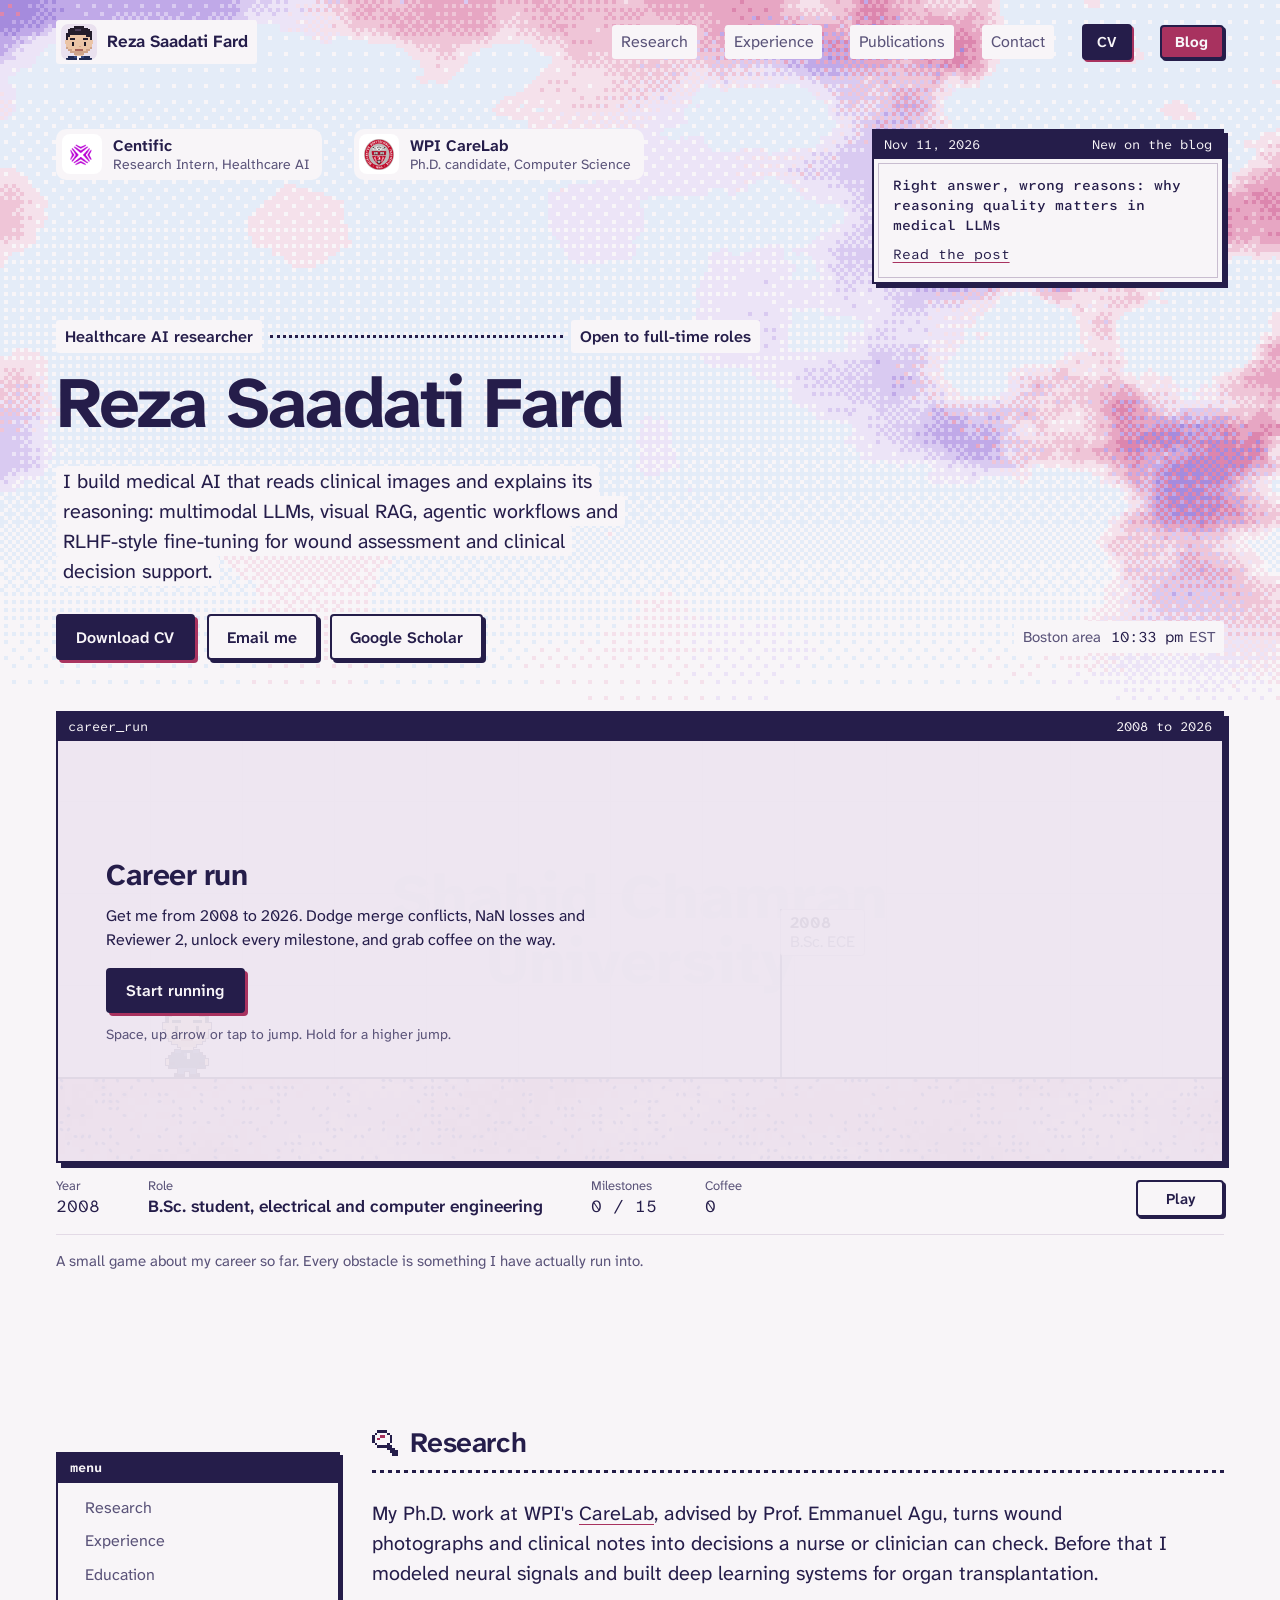
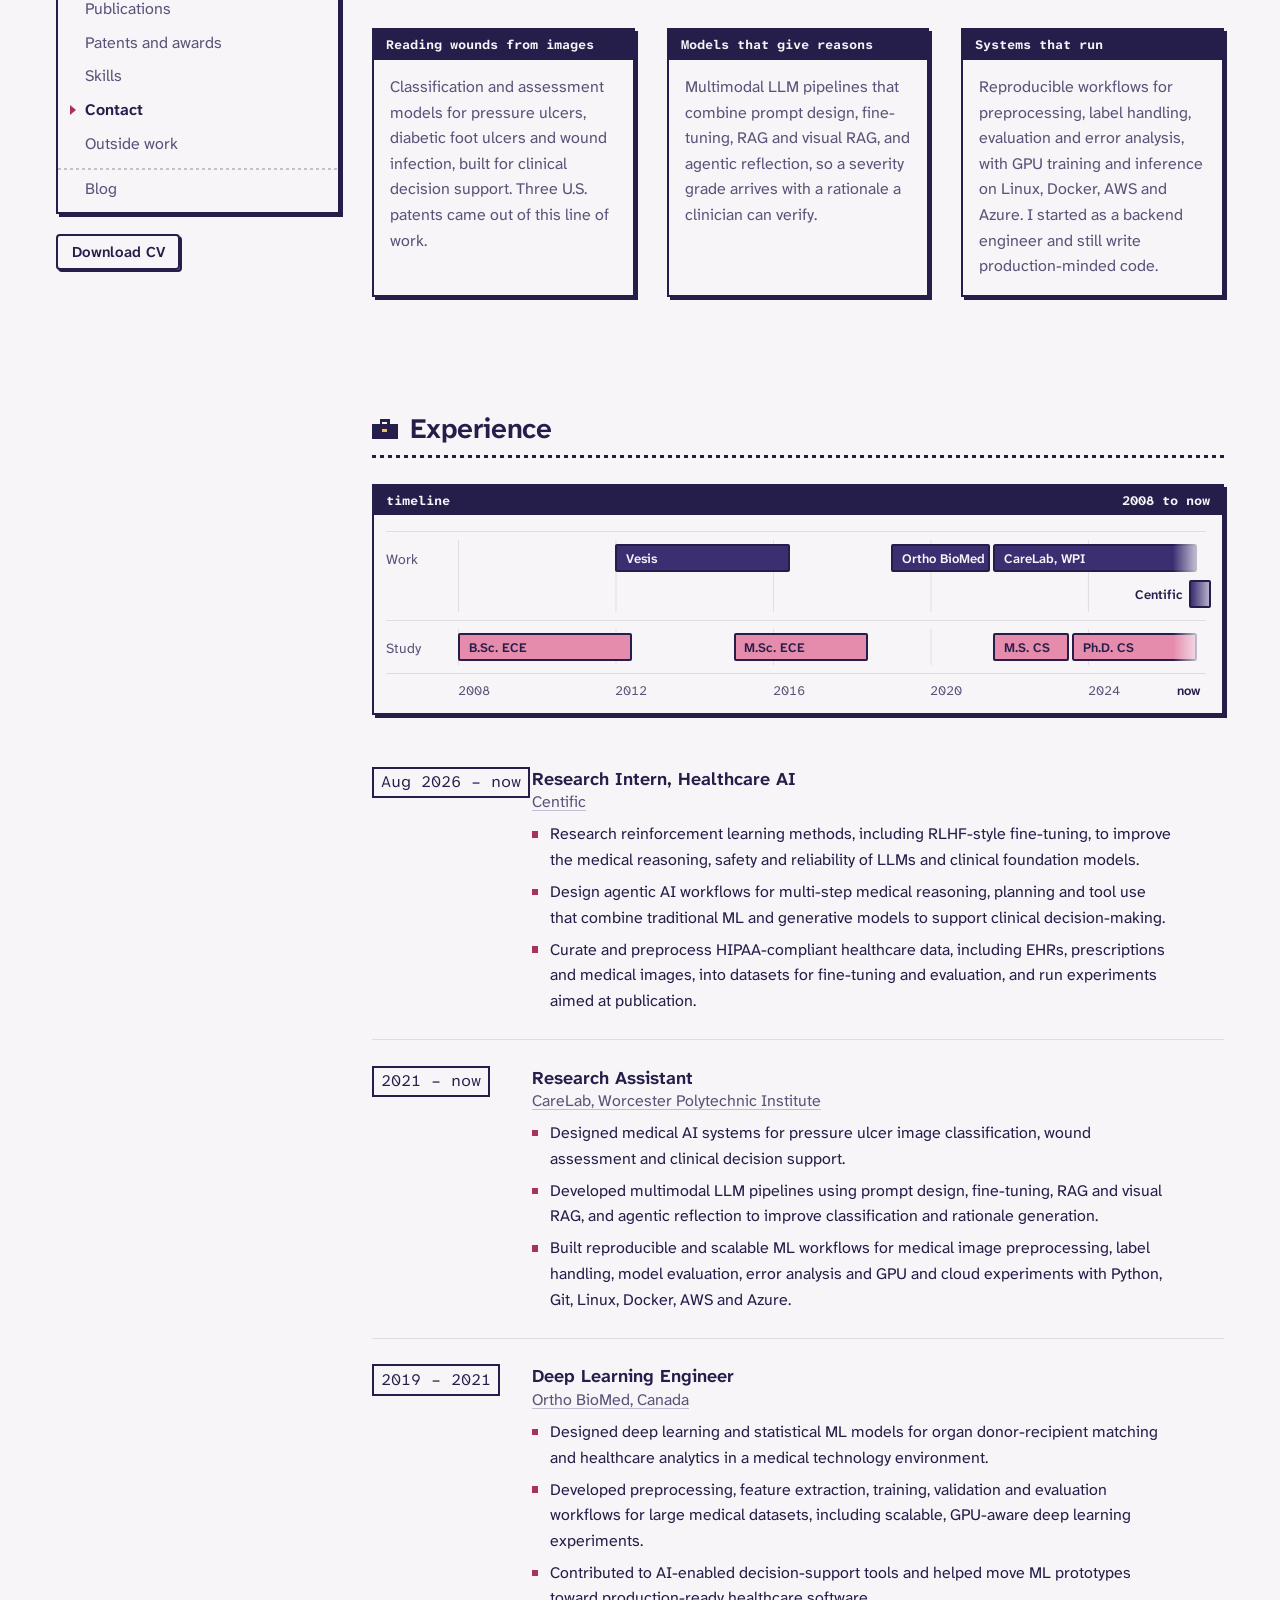
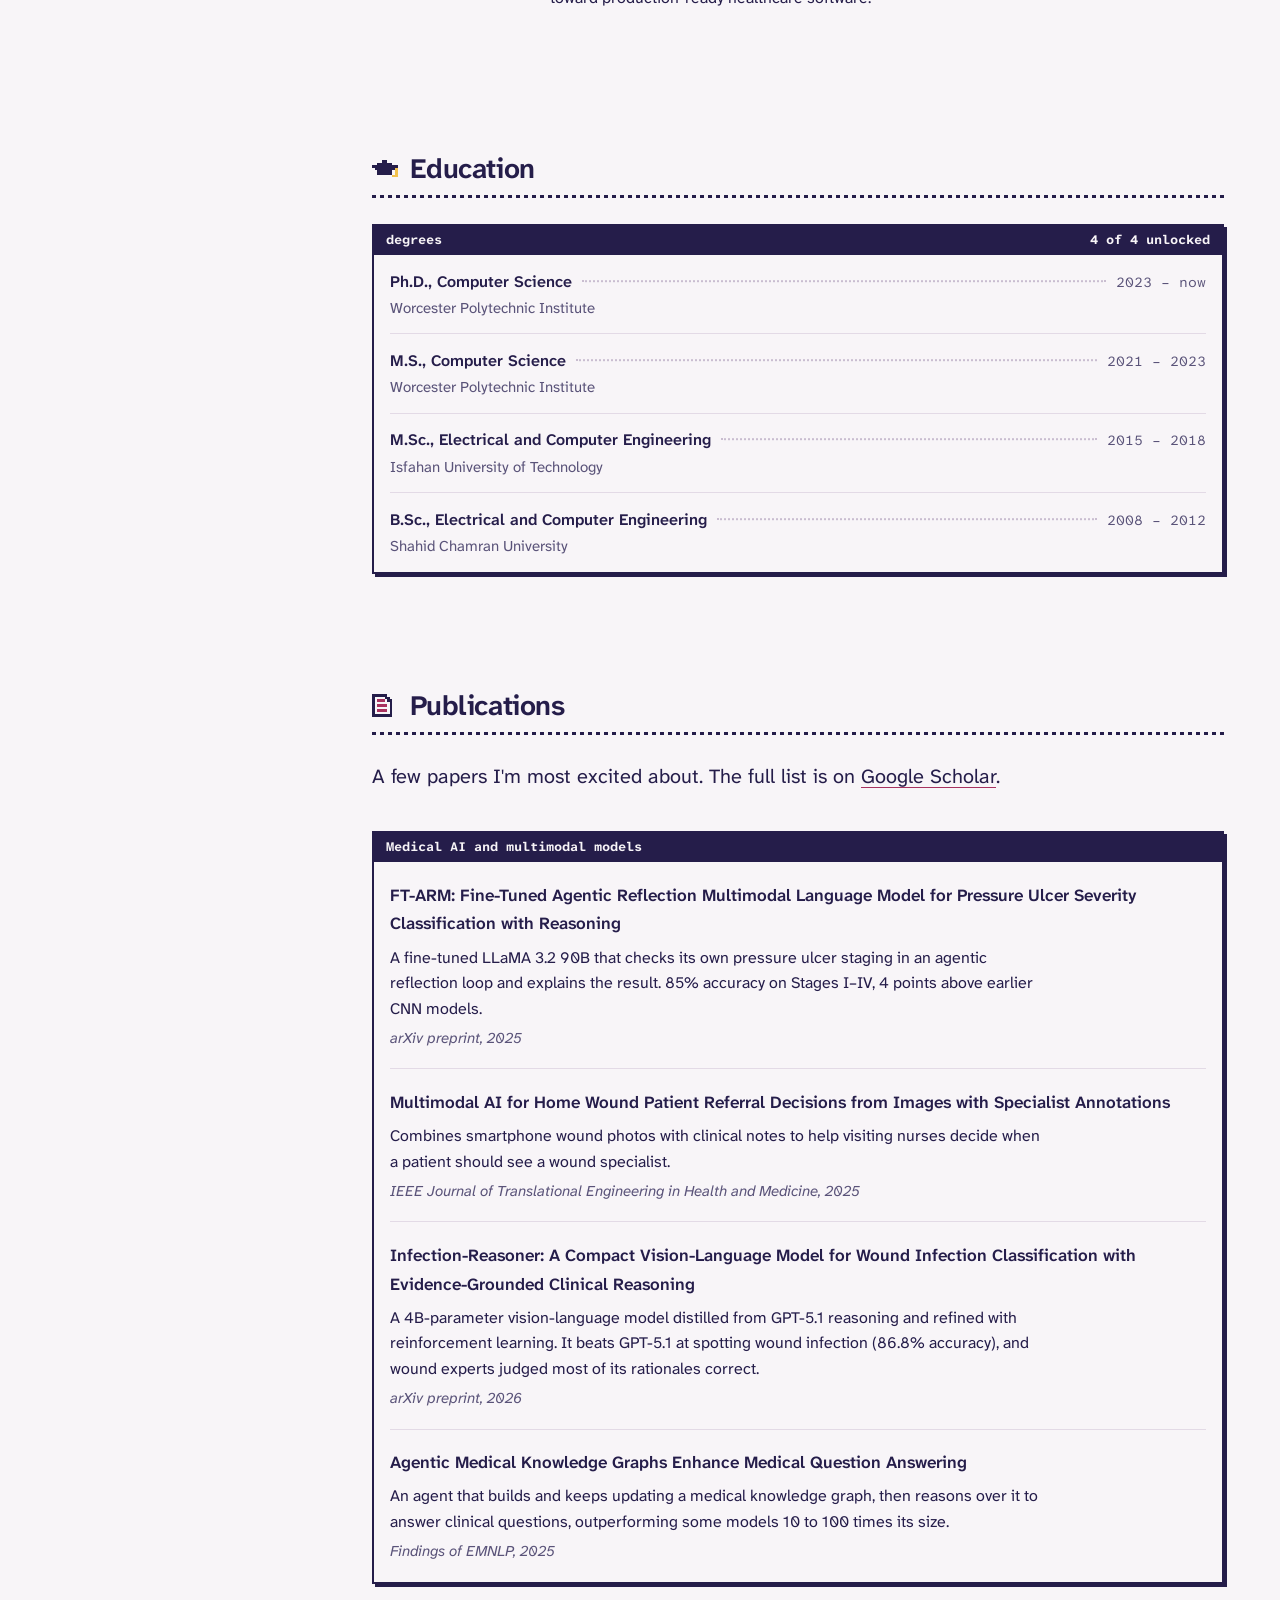
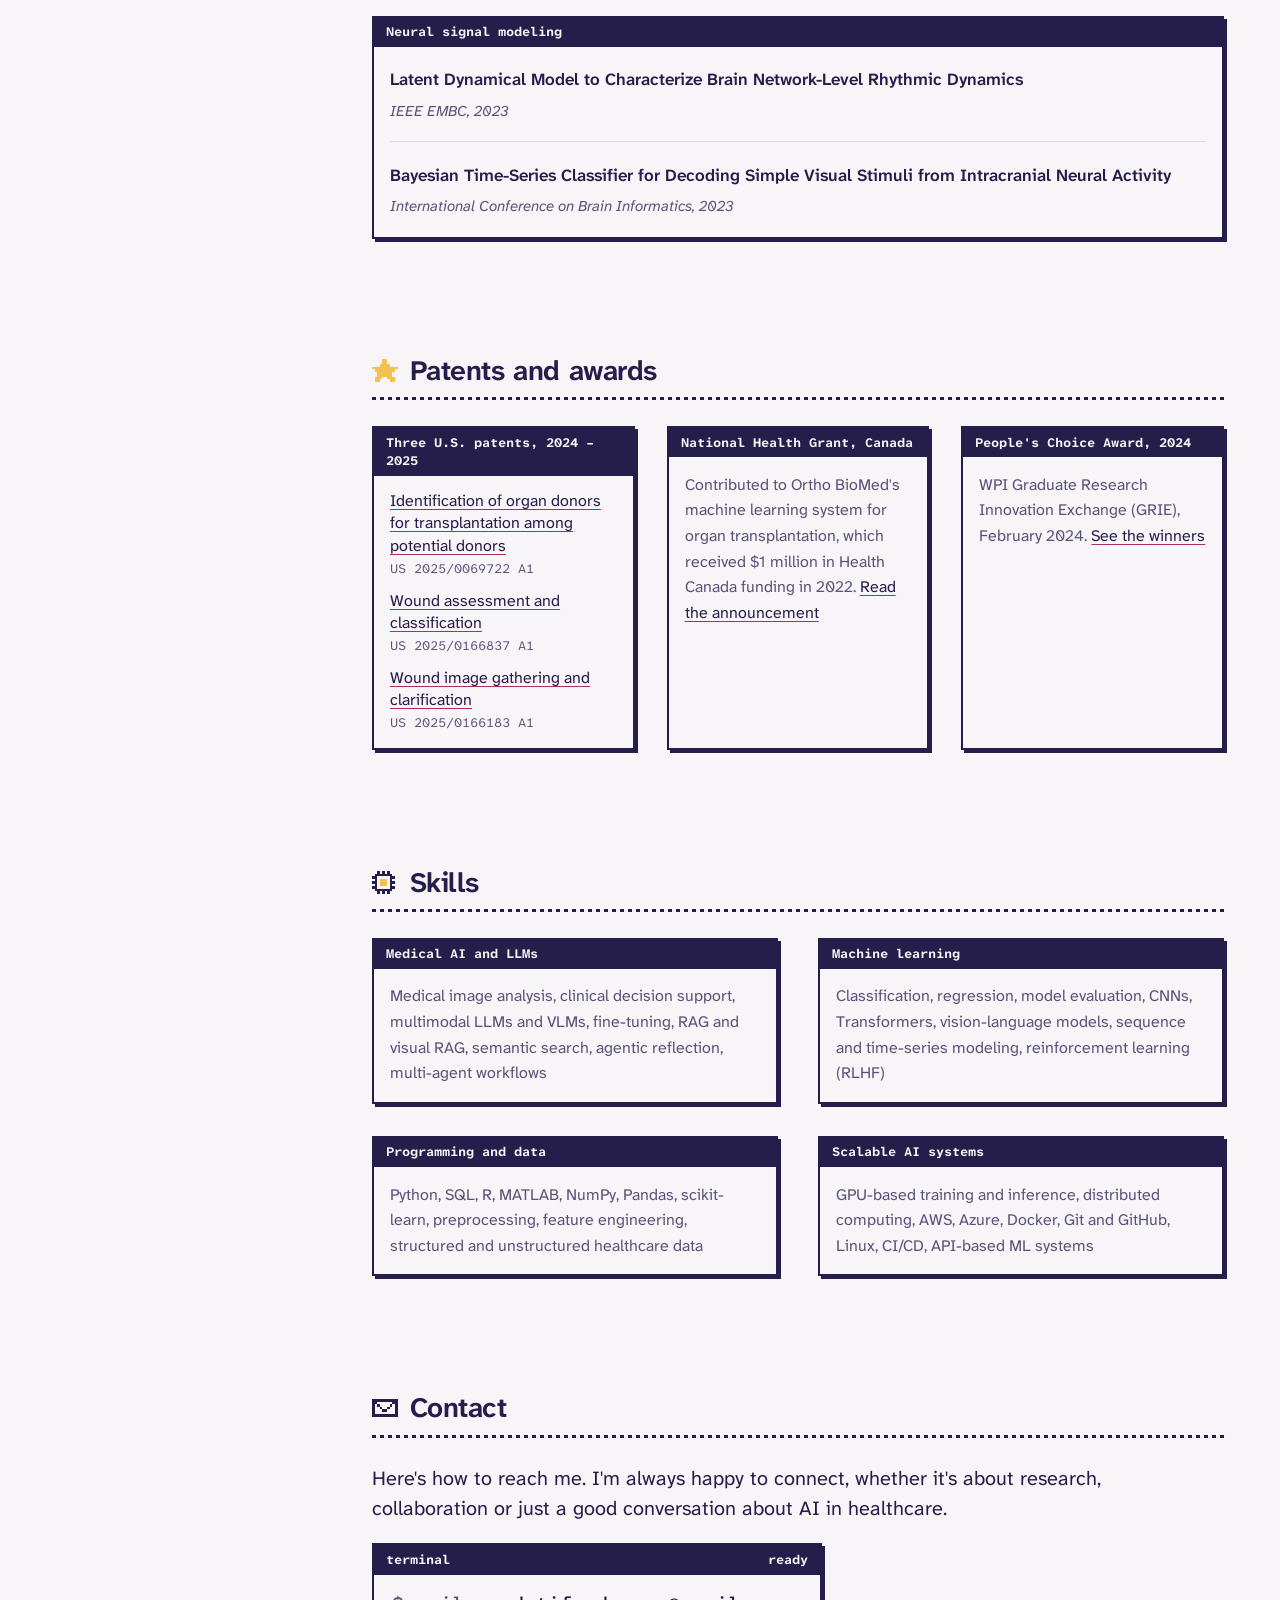
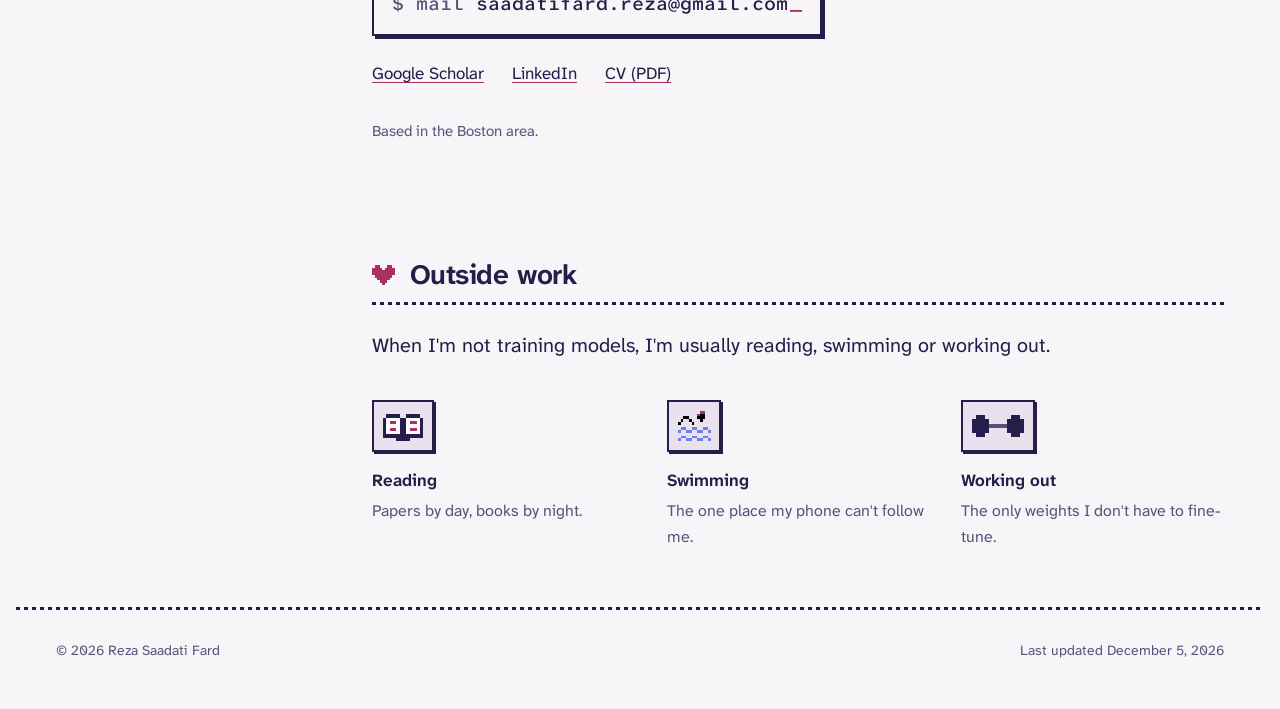
<file: index.html>
<!doctype html>
<html lang="en">
<head>
  <meta charset="utf-8">
  <meta name="viewport" content="width=device-width, initial-scale=1">
  <title>Reza Saadati Fard | Healthcare AI Researcher</title>
  <meta name="description" content="Reza Saadati Fard is a healthcare AI researcher building multimodal LLMs and vision-language models that classify clinical images and explain their reasoning. Ph.D. candidate at WPI and research intern in healthcare AI at Centific.">
  <meta name="author" content="Reza Saadati Fard">
  <meta name="color-scheme" content="light dark">
  <meta name="theme-color" content="#F8F5F8" media="(prefers-color-scheme: light)">
  <meta name="theme-color" content="#14111F" media="(prefers-color-scheme: dark)">

  <meta property="og:type" content="profile">
  <meta property="og:title" content="Reza Saadati Fard | Healthcare AI Researcher">
  <meta property="og:description" content="Multimodal LLMs and vision-language models for wound assessment and clinical decision support.">
  <meta name="twitter:card" content="summary">

  <link rel="icon" href="assets/favicon-32.png?v=3" sizes="32x32" type="image/png">
  <link rel="icon" href="assets/favicon.svg?v=3" type="image/svg+xml">
  <link rel="apple-touch-icon" href="assets/apple-touch-icon.png?v=3">

  <link rel="preconnect" href="https://fonts.googleapis.com">
  <link rel="preconnect" href="https://fonts.gstatic.com" crossorigin>
  <link href="https://fonts.googleapis.com/css2?family=Atkinson+Hyperlegible+Mono:wght@400;500;700&family=Atkinson+Hyperlegible+Next:ital,wght@0,300..800;1,400&display=swap" rel="stylesheet">
  <link rel="stylesheet" href="css/styles.css">

  <script type="application/ld+json">
  {
    "@context": "https://schema.org",
    "@type": "Person",
    "name": "Reza Saadati Fard",
    "jobTitle": "Healthcare AI Researcher",
    "email": "mailto:saadatifard.reza@gmail.com",
    "address": { "@type": "PostalAddress", "addressLocality": "Boston area", "addressRegion": "MA", "addressCountry": "US" },
    "affiliation": [
      { "@type": "Organization", "name": "Centific", "url": "https://www.centific.com/" },
      { "@type": "CollegeOrUniversity", "name": "Worcester Polytechnic Institute" }
    ],
    "alumniOf": [
      { "@type": "CollegeOrUniversity", "name": "Worcester Polytechnic Institute" },
      { "@type": "CollegeOrUniversity", "name": "Isfahan University of Technology" },
      { "@type": "CollegeOrUniversity", "name": "Shahid Chamran University" }
    ],
    "knowsAbout": ["Medical AI", "Multimodal large language models", "Vision-language models", "Retrieval-augmented generation", "Agentic AI", "Medical image analysis", "Clinical decision support"],
    "sameAs": [
      "https://scholar.google.com/citations?user=sqyDNcUAAAAJ",
      "https://www.linkedin.com/in/reza-sf9/"
    ]
  }
  </script>
</head>
<body>
  <a class="skip" href="#main">Skip to content</a>
  <canvas class="sky-art" id="sky-art" aria-hidden="true"></canvas>

  <header class="top wrap">
    <a class="top__name" href="#top" aria-label="Reza Saadati Fard, back to top">
      <svg class="top__mark" viewBox="0 0 20 20" aria-hidden="true" shape-rendering="crispEdges"><defs><clipPath id="logo-clip"><rect width="20" height="20" rx="4"/></clipPath></defs><g clip-path="url(#logo-clip)"><rect class="lg-tile" width="20" height="20"/><rect class="lg-hair" x="7" y="1" width="6" height="1"/><rect class="lg-hair" x="5" y="2" width="10" height="1"/><rect class="lg-hair" x="4" y="3" width="4" height="1"/><rect class="lg-hair-hi" x="8" y="3" width="3" height="1"/><rect class="lg-hair" x="11" y="3" width="5" height="1"/><rect class="lg-hair" x="4" y="4" width="13" height="1"/><rect class="lg-hair" x="3" y="5" width="14" height="1"/><rect class="lg-hair" x="3" y="6" width="2" height="1"/><rect class="lg-skin" x="5" y="6" width="9" height="1"/><rect class="lg-hair" x="14" y="6" width="3" height="1"/><rect class="lg-hair" x="3" y="7" width="1" height="1"/><rect class="lg-skin" x="4" y="7" width="12" height="1"/><rect class="lg-hair" x="16" y="7" width="1" height="1"/><rect class="lg-hair" x="3" y="8" width="1" height="1"/><rect class="lg-skin" x="4" y="8" width="1" height="1"/><rect class="lg-hair" x="5" y="8" width="3" height="1"/><rect class="lg-skin" x="8" y="8" width="4" height="1"/><rect class="lg-hair" x="12" y="8" width="3" height="1"/><rect class="lg-skin" x="15" y="8" width="1" height="1"/><rect class="lg-hair" x="16" y="8" width="1" height="1"/><rect class="lg-skin" x="2" y="9" width="16" height="1"/><rect class="lg-skin" x="2" y="10" width="4" height="1"/><rect class="lg-eye" x="6" y="10" width="1" height="1"/><rect class="lg-skin" x="7" y="10" width="6" height="1"/><rect class="lg-eye" x="13" y="10" width="1" height="1"/><rect class="lg-skin" x="14" y="10" width="4" height="1"/><rect class="lg-skin" x="3" y="11" width="3" height="1"/><rect class="lg-eye" x="6" y="11" width="1" height="1"/><rect class="lg-skin" x="7" y="11" width="6" height="1"/><rect class="lg-eye" x="13" y="11" width="1" height="1"/><rect class="lg-skin" x="14" y="11" width="3" height="1"/><rect class="lg-skin" x="3" y="12" width="7" height="1"/><rect class="lg-nose" x="10" y="12" width="1" height="1"/><rect class="lg-skin" x="11" y="12" width="6" height="1"/><rect class="lg-stubble" x="3" y="13" width="1" height="1"/><rect class="lg-skin" x="4" y="13" width="12" height="1"/><rect class="lg-stubble" x="16" y="13" width="1" height="1"/><rect class="lg-stubble" x="4" y="14" width="2" height="1"/><rect class="lg-skin" x="6" y="14" width="2" height="1"/><rect class="lg-mouth" x="8" y="14" width="4" height="1"/><rect class="lg-skin" x="12" y="14" width="2" height="1"/><rect class="lg-stubble" x="14" y="14" width="2" height="1"/><rect class="lg-stubble" x="5" y="15" width="10" height="1"/><rect class="lg-stubble" x="7" y="16" width="6" height="1"/><rect class="lg-skin" x="8" y="17" width="4" height="1"/><rect class="lg-polo" x="4" y="18" width="3" height="1"/><rect class="lg-collar" x="7" y="18" width="2" height="1"/><rect class="lg-button" x="9" y="18" width="2" height="1"/><rect class="lg-collar" x="11" y="18" width="2" height="1"/><rect class="lg-polo" x="13" y="18" width="3" height="1"/><rect class="lg-polo" x="3" y="19" width="6" height="1"/><rect class="lg-button" x="9" y="19" width="1" height="1"/><rect class="lg-polo" x="10" y="19" width="7" height="1"/></g></svg>
      <span>Reza Saadati Fard</span>
    </a>
    <nav class="top__nav" aria-label="Main">
      <a href="#research">Research</a>
      <a href="#experience">Experience</a>
      <a href="#publications">Publications</a>
      <a href="#contact">Contact</a>
      <a class="btn btn--small" href="assets/Reza-Saadati-Fard-CV.pdf" download>CV</a>
      <a class="top__keep top__blog" href="blog/index.html">Blog</a>
    </nav>
  </header>

  <main id="main">
    <section class="hero wrap" id="top" aria-labelledby="hero-name">
      <div class="hero__top">
      <ul class="aff" aria-label="Current roles">
        <li>
          <a class="aff__item" href="https://www.centific.com/" rel="noopener">
            <span class="aff__mark"><svg class="aff__icon" viewBox="0 0 8 7" aria-hidden="true" shape-rendering="crispEdges"><rect class="px-ink" x="2" y="0" width="4" height="1"/><rect class="px-ink" x="2" y="1" width="1" height="1"/><rect class="px-ink" x="5" y="1" width="1" height="1"/><rect class="px-ink" x="0" y="2" width="8" height="1"/><rect class="px-ink" x="0" y="3" width="8" height="1"/><rect class="px-ink" x="0" y="4" width="3" height="1"/><rect class="px-gold" x="3" y="4" width="2" height="1"/><rect class="px-ink" x="5" y="4" width="3" height="1"/><rect class="px-ink" x="0" y="5" width="8" height="1"/><rect class="px-ink" x="0" y="6" width="8" height="1"/></svg><img src="assets/logos/web/centific.png" alt="" onload="this.parentNode.classList.add('has-logo')" onerror="this.remove()"></span>
            <span class="aff__text"><span class="aff__org">Centific</span><span class="aff__role">Research Intern, Healthcare AI</span></span>
          </a>
        </li>
        <li>
          <a class="aff__item" href="https://carelab.wpi.edu/people/" rel="noopener">
            <span class="aff__mark"><svg class="aff__icon" viewBox="0 0 8 6" aria-hidden="true" shape-rendering="crispEdges"><rect class="px-ink" x="3" y="0" width="2" height="1"/><rect class="px-ink" x="1" y="1" width="6" height="1"/><rect class="px-ink" x="0" y="2" width="8" height="1"/><rect class="px-ink" x="1" y="3" width="6" height="1"/><rect class="px-gold" x="7" y="3" width="1" height="1"/><rect class="px-ink" x="2" y="4" width="4" height="1"/><rect class="px-gold" x="7" y="4" width="1" height="1"/><rect class="px-ink" x="2" y="5" width="4" height="1"/><rect class="px-gold" x="7" y="5" width="1" height="1"/></svg><img src="assets/logos/web/wpi-seal.png" alt="" onload="this.parentNode.classList.add('has-logo')" onerror="this.remove()"></span>
            <span class="aff__text"><span class="aff__org">WPI CareLab</span><span class="aff__role">Ph.D. candidate, Computer Science</span></span>
          </a>
        </li>
      </ul>

      <aside class="win win--news" aria-labelledby="news-title">
        <p class="win__bar"><span id="news-date">Oct 26, 2026</span><span>New on the blog</span></p>
        <div class="win__body">
          <p class="win__title" id="news-title">Jev vs LLMs: when you need a decision, not a paragraph</p>
          <a class="win__link" id="news-link" href="blog/posts/jev-vs-llms.html">Read the post</a>
        </div>
      </aside>
      </div>

      <p class="leader"><span class="leader__end">Healthcare AI researcher</span><span class="leader__dots" aria-hidden="true"></span><span class="leader__end">Open to full-time roles</span></p>
      <h1 class="hero__name" id="hero-name">Reza Saadati Fard</h1>

      <div class="hero__grid">
        <p class="hero__lede"><span>I build medical AI that reads clinical images and explains its reasoning: multimodal LLMs, visual RAG, agentic workflows and RLHF-style fine-tuning for wound assessment and clinical decision support.</span></p>

        <div class="hero__actions">
          <a class="btn" href="assets/Reza-Saadati-Fard-CV.pdf" download>Download CV</a>
          <a class="btn btn--ghost" href="mailto:saadatifard.reza@gmail.com">Email me</a>
          <a class="btn btn--ghost" href="https://scholar.google.com/citations?user=sqyDNcUAAAAJ" rel="noopener">Google Scholar</a>
        </div>

        <p class="hero__clock">Boston area <span class="clock" id="clock" aria-live="off">--:--</span> <span class="hero__tz" id="tz">Eastern time</span></p>
      </div>

      <figure class="game" aria-labelledby="game-caption">
        <div class="win win--game">
        <p class="win__bar" aria-hidden="true"><span>career_run</span><span>2008 to 2026</span></p>
        <div class="game__frame" id="game-frame" tabindex="0" role="group" aria-label="Career run, a jumping game. Press space or tap to jump; hold for a higher jump.">
          <canvas id="game" aria-hidden="true"></canvas>
          <div class="game__screen" id="game-screen" aria-live="polite">
            <p class="game__title">Career run</p>
            <p>Get me from 2008 to 2026. Dodge merge conflicts, NaN losses and Reviewer 2, unlock every milestone, and grab coffee on the way.</p>
            <div class="game__actions"><button class="btn" type="button" data-action="start">Start running</button></div>
            <p class="game__keys">Space, up arrow or tap to jump. Hold for a higher jump.</p>
          </div>
        </div>
        </div>
        <div class="readout">
          <dl class="readout__stats">
            <div><dt>Year</dt><dd id="g-year">2008</dd></div>
            <div class="readout__role"><dt>Role</dt><dd id="g-role" class="is-text">B.Sc. student, electrical and computer engineering</dd></div>
            <div><dt>Milestones</dt><dd id="g-miles">0 / 15</dd></div>
            <div><dt>Coffee</dt><dd id="g-coffee">0</dd></div>
          </dl>
          <button class="btn btn--ghost btn--small readout__toggle" id="game-toggle" type="button">Play</button>
        </div>
        <p class="sr-only" id="game-announcer" aria-live="polite"></p>
        <figcaption id="game-caption" class="game__caption">A small game about my career so far. Every obstacle is something I have actually run into.</figcaption>
      </figure>
    </section>

    <div class="layout wrap">
      <aside class="sidenav" aria-label="Sections">
        <nav class="sidenav__inner">
          <div class="win win--menu">
          <p class="win__bar" aria-hidden="true"><span>menu</span></p>
          <ol class="sidenav__list">
            <li><a href="#research">Research</a></li>
            <li><a href="#experience">Experience</a></li>
            <li><a href="#education">Education</a></li>
            <li><a href="#publications">Publications</a></li>
            <li><a href="#recognition">Patents and awards</a></li>
            <li><a href="#skills">Skills</a></li>
            <li><a href="#contact">Contact</a></li>
            <li><a href="#outside">Outside work</a></li>
          </ol>
          <a class="sidenav__blog" href="blog/index.html">Blog</a>
          </div>
          <a class="btn btn--ghost btn--small sidenav__cv" href="assets/Reza-Saadati-Fard-CV.pdf" download>Download CV</a>
        </nav>
      </aside>

      <div class="layout__main">
        <section class="section" id="research" aria-labelledby="research-h">
          <h2 class="section__h" id="research-h"><svg class="px-icon" viewBox="0 0 10 10" aria-hidden="true" shape-rendering="crispEdges"><rect class="px-ink" x="2" y="0" width="4" height="1"/><rect class="px-ink" x="1" y="1" width="1" height="1"/><rect class="px-ink" x="6" y="1" width="1" height="1"/><rect class="px-ink" x="0" y="2" width="1" height="1"/><rect class="px-accent" x="3" y="2" width="2" height="1"/><rect class="px-ink" x="7" y="2" width="1" height="1"/><rect class="px-ink" x="0" y="3" width="1" height="1"/><rect class="px-accent" x="2" y="3" width="1" height="1"/><rect class="px-ink" x="7" y="3" width="1" height="1"/><rect class="px-ink" x="0" y="4" width="1" height="1"/><rect class="px-ink" x="7" y="4" width="1" height="1"/><rect class="px-ink" x="1" y="5" width="1" height="1"/><rect class="px-ink" x="6" y="5" width="1" height="1"/><rect class="px-ink" x="2" y="6" width="6" height="1"/><rect class="px-ink" x="6" y="7" width="3" height="1"/><rect class="px-ink" x="7" y="8" width="3" height="1"/><rect class="px-ink" x="8" y="9" width="2" height="1"/></svg>Research</h2>
          <p class="section__intro">My Ph.D. work at WPI's <a href="https://carelab.wpi.edu/people/" rel="noopener">CareLab</a>, advised by Prof. Emmanuel Agu, turns wound photographs and clinical notes into decisions a nurse or clinician can check. Before that I modeled neural signals and built deep learning systems for organ transplantation.</p>
          <div class="pillars">
            <article class="pillar win">
              <h3 class="win__bar">Reading wounds from images</h3>
              <p class="win__text">Classification and assessment models for pressure ulcers, diabetic foot ulcers and wound infection, built for clinical decision support. Three U.S. patents came out of this line of work.</p>
            </article>
            <article class="pillar win">
              <h3 class="win__bar">Models that give reasons</h3>
              <p class="win__text">Multimodal LLM pipelines that combine prompt design, fine-tuning, RAG and visual RAG, and agentic reflection, so a severity grade arrives with a rationale a clinician can verify.</p>
            </article>
            <article class="pillar win">
              <h3 class="win__bar">Systems that run</h3>
              <p class="win__text">Reproducible workflows for preprocessing, label handling, evaluation and error analysis, with GPU training and inference on Linux, Docker, AWS and Azure. I started as a backend engineer and still write production-minded code.</p>
            </article>
          </div>
        </section>

        <section class="section" id="experience" aria-labelledby="experience-h">
          <h2 class="section__h" id="experience-h"><svg class="px-icon" viewBox="0 0 10 8" aria-hidden="true" shape-rendering="crispEdges"><rect class="px-ink" x="3" y="0" width="4" height="1"/><rect class="px-ink" x="3" y="1" width="1" height="1"/><rect class="px-ink" x="6" y="1" width="1" height="1"/><rect class="px-ink" x="0" y="2" width="10" height="1"/><rect class="px-ink" x="0" y="3" width="10" height="1"/><rect class="px-ink" x="0" y="4" width="4" height="1"/><rect class="px-gold" x="4" y="4" width="2" height="1"/><rect class="px-ink" x="6" y="4" width="4" height="1"/><rect class="px-ink" x="0" y="5" width="10" height="1"/><rect class="px-ink" x="0" y="6" width="10" height="1"/><rect class="px-ink" x="0" y="7" width="10" height="1"/></svg>Experience</h2>
          <div class="path win">
            <p class="win__bar" aria-hidden="true"><span>timeline</span><span>2008 to now</span></p>
            <div class="path__scroll" tabindex="0" role="region" aria-label="Career timeline">
              <div class="path__chart" role="img" aria-label="Timeline from 2008 to 2026. Work: Vesis 2012 to 2016, Ortho BioMed 2019 to 2021, CareLab at WPI 2021 to present, Centific 2026 to present. Study: B.Sc. ECE 2008 to 2012, M.Sc. ECE 2015 to 2018, M.S. 2021 to 2023, Ph.D. 2023 to present.">
                <div class="path__lane">
                  <span class="path__lane-name">Work</span>
                  <div class="path__track" style="--rows:2">
                    <span class="bar bar--work" style="--s:2012;--e:2016.5">Vesis</span>
                    <span class="bar bar--work" style="--s:2019;--e:2021.6">Ortho BioMed</span>
                    <span class="bar bar--work bar--now" style="--s:2021.6;--e:2026.85">CareLab, WPI</span>
                    <span class="bar bar--work bar--now bar--short" style="--s:2026.58;--e:2026.85;--row:2"><span class="bar__label">Centific</span></span>
                  </div>
                </div>
                <div class="path__lane">
                  <span class="path__lane-name">Study</span>
                  <div class="path__track">
                    <span class="bar bar--study" style="--s:2008;--e:2012.5">B.Sc. ECE</span>
                    <span class="bar bar--study" style="--s:2015;--e:2018.5">M.Sc. ECE</span>
                    <span class="bar bar--study" style="--s:2021.6;--e:2023.6">M.S. CS</span>
                    <span class="bar bar--study bar--now" style="--s:2023.6;--e:2026.85">Ph.D. CS</span>
                  </div>
                </div>
                <div class="path__axis" aria-hidden="true">
                  <span style="--y:2008">2008</span>
                  <span style="--y:2012">2012</span>
                  <span style="--y:2016">2016</span>
                  <span style="--y:2020">2020</span>
                  <span style="--y:2024">2024</span>
                  <span style="--y:2026.85" class="path__axis-now">now</span>
                </div>
              </div>
            </div>
          </div>

          <ol class="roles">
            <li class="role">
              <p class="role__when">Aug 2026 – now</p>
              <div>
                <h3 class="role__title">Research Intern, Healthcare AI <a class="role__org" href="https://www.centific.com/" rel="noopener">Centific</a></h3>
                <ul>
                  <li>Research reinforcement learning methods, including RLHF-style fine-tuning, to improve the medical reasoning, safety and reliability of LLMs and clinical foundation models.</li>
                  <li>Design agentic AI workflows for multi-step medical reasoning, planning and tool use that combine traditional ML and generative models to support clinical decision-making.</li>
                  <li>Curate and preprocess HIPAA-compliant healthcare data, including EHRs, prescriptions and medical images, into datasets for fine-tuning and evaluation, and run experiments aimed at publication.</li>
                </ul>
              </div>
            </li>
            <li class="role">
              <p class="role__when">2021 – now</p>
              <div>
                <h3 class="role__title">Research Assistant <a class="role__org" href="https://carelab.wpi.edu/people/" rel="noopener">CareLab, Worcester Polytechnic Institute</a></h3>
                <ul>
                  <li>Designed medical AI systems for pressure ulcer image classification, wound assessment and clinical decision support.</li>
                  <li>Developed multimodal LLM pipelines using prompt design, fine-tuning, RAG and visual RAG, and agentic reflection to improve classification and rationale generation.</li>
                  <li>Built reproducible and scalable ML workflows for medical image preprocessing, label handling, model evaluation, error analysis and GPU and cloud experiments with Python, Git, Linux, Docker, AWS and Azure.</li>
                </ul>
              </div>
            </li>
            <li class="role">
              <p class="role__when">2019 – 2021</p>
              <div>
                <h3 class="role__title">Deep Learning Engineer <a class="role__org" href="https://orthobiomed.ca/" rel="noopener">Ortho BioMed, Canada</a></h3>
                <ul>
                  <li>Designed deep learning and statistical ML models for organ donor-recipient matching and healthcare analytics in a medical technology environment.</li>
                  <li>Developed preprocessing, feature extraction, training, validation and evaluation workflows for large medical datasets, including scalable, GPU-aware deep learning experiments.</li>
                  <li>Contributed to AI-enabled decision-support tools and helped move ML prototypes toward production-ready healthcare software.</li>
                </ul>
              </div>
            </li>
            <!-- Hidden for now. To show the Vesis role again, delete this line and the matching end line below.
            <li class="role">
              <p class="role__when">2012 – 2016</p>
              <div>
                <h3 class="role__title">Full-Stack Software Engineer <span class="role__org">Vesis Inc.</span></h3>
                <ul>
                  <li>Developed production backend services, APIs, database-driven applications and reporting systems in C# and SQL Server.</li>
                  <li>Built reliable data workflows and maintainable software systems for data processing and application deployment.</li>
                </ul>
              </div>
            </li>
            End of hidden Vesis role. -->
          </ol>
        </section>

        <section class="section" id="education" aria-labelledby="education-h">
          <h2 class="section__h" id="education-h"><svg class="px-icon" viewBox="0 0 10 7" aria-hidden="true" shape-rendering="crispEdges"><rect class="px-ink" x="4" y="0" width="2" height="1"/><rect class="px-ink" x="2" y="1" width="6" height="1"/><rect class="px-ink" x="0" y="2" width="10" height="1"/><rect class="px-ink" x="1" y="3" width="8" height="1"/><rect class="px-gold" x="9" y="3" width="1" height="1"/><rect class="px-ink" x="2" y="4" width="6" height="1"/><rect class="px-gold" x="9" y="4" width="1" height="1"/><rect class="px-ink" x="2" y="5" width="6" height="1"/><rect class="px-gold" x="9" y="5" width="1" height="1"/><rect class="px-gold" x="8" y="6" width="2" height="1"/></svg>Education</h2>
          <div class="win">
            <p class="win__bar" aria-hidden="true"><span>degrees</span><span>4 of 4 unlocked</span></p>
            <ul class="edu">
              <li><span class="edu__deg">Ph.D., Computer Science</span><span class="edu__dots" aria-hidden="true"></span><span class="edu__when">2023 – now</span><span class="edu__where">Worcester Polytechnic Institute</span></li>
              <li><span class="edu__deg">M.S., Computer Science</span><span class="edu__dots" aria-hidden="true"></span><span class="edu__when">2021 – 2023</span><span class="edu__where">Worcester Polytechnic Institute</span></li>
              <li><span class="edu__deg">M.Sc., Electrical and Computer Engineering</span><span class="edu__dots" aria-hidden="true"></span><span class="edu__when">2015 – 2018</span><span class="edu__where">Isfahan University of Technology</span></li>
              <li><span class="edu__deg">B.Sc., Electrical and Computer Engineering</span><span class="edu__dots" aria-hidden="true"></span><span class="edu__when">2008 – 2012</span><span class="edu__where">Shahid Chamran University</span></li>
            </ul>
          </div>
        </section>

        <section class="section" id="publications" aria-labelledby="publications-h">
          <h2 class="section__h" id="publications-h"><svg class="px-icon" viewBox="0 0 10 9" aria-hidden="true" shape-rendering="crispEdges"><rect class="px-ink" x="0" y="0" width="6" height="1"/><rect class="px-ink" x="0" y="1" width="1" height="1"/><rect class="px-ink" x="5" y="1" width="2" height="1"/><rect class="px-ink" x="0" y="2" width="1" height="1"/><rect class="px-accent" x="2" y="2" width="3" height="1"/><rect class="px-ink" x="6" y="2" width="2" height="1"/><rect class="px-ink" x="0" y="3" width="1" height="1"/><rect class="px-ink" x="7" y="3" width="1" height="1"/><rect class="px-ink" x="0" y="4" width="1" height="1"/><rect class="px-accent" x="2" y="4" width="4" height="1"/><rect class="px-ink" x="7" y="4" width="1" height="1"/><rect class="px-ink" x="0" y="5" width="1" height="1"/><rect class="px-ink" x="7" y="5" width="1" height="1"/><rect class="px-ink" x="0" y="6" width="1" height="1"/><rect class="px-accent" x="2" y="6" width="4" height="1"/><rect class="px-ink" x="7" y="6" width="1" height="1"/><rect class="px-ink" x="0" y="7" width="1" height="1"/><rect class="px-ink" x="7" y="7" width="1" height="1"/><rect class="px-ink" x="0" y="8" width="8" height="1"/></svg>Publications</h2>
          <p class="section__intro">A few papers I'm most excited about. The full list is on <a href="https://scholar.google.com/citations?user=sqyDNcUAAAAJ" rel="noopener">Google Scholar</a>.</p>

          <div class="win pub-group">
          <h3 class="win__bar">Medical AI and multimodal models</h3>
          <ol class="pubs">
            <li class="pub">
              <a class="pub__title" href="https://arxiv.org/abs/2510.24980" rel="noopener">FT-ARM: Fine-Tuned Agentic Reflection Multimodal Language Model for Pressure Ulcer Severity Classification with Reasoning</a>
              <p class="pub__what">A fine-tuned LLaMA 3.2 90B that checks its own pressure ulcer staging in an agentic reflection loop and explains the result. 85% accuracy on Stages I–IV, 4 points above earlier CNN models.</p>
              <p class="pub__venue">arXiv preprint, 2025</p>
            </li>
            <li class="pub">
              <a class="pub__title" href="https://ieeexplore.ieee.org/abstract/document/11078373/" rel="noopener">Multimodal AI for Home Wound Patient Referral Decisions from Images with Specialist Annotations</a>
              <p class="pub__what">Combines smartphone wound photos with clinical notes to help visiting nurses decide when a patient should see a wound specialist.</p>
              <p class="pub__venue">IEEE Journal of Translational Engineering in Health and Medicine, 2025</p>
            </li>
            <li class="pub">
              <a class="pub__title" href="https://arxiv.org/abs/2604.19937" rel="noopener">Infection-Reasoner: A Compact Vision-Language Model for Wound Infection Classification with Evidence-Grounded Clinical Reasoning</a>
              <p class="pub__what">A 4B-parameter vision-language model distilled from GPT-5.1 reasoning and refined with reinforcement learning. It beats GPT-5.1 at spotting wound infection (86.8% accuracy), and wound experts judged most of its rationales correct.</p>
              <p class="pub__venue">arXiv preprint, 2026</p>
            </li>
            <li class="pub">
              <a class="pub__title" href="https://aclanthology.org/2025.findings-emnlp.679/" rel="noopener">Agentic Medical Knowledge Graphs Enhance Medical Question Answering</a>
              <p class="pub__what">An agent that builds and keeps updating a medical knowledge graph, then reasons over it to answer clinical questions, outperforming some models 10 to 100 times its size.</p>
              <p class="pub__venue">Findings of EMNLP, 2025</p>
            </li>
          </ol>
          </div>

          <div class="win pub-group">
          <h3 class="win__bar">Neural signal modeling</h3>
          <ol class="pubs">
            <li class="pub">
              <a class="pub__title" href="https://ieeexplore.ieee.org/abstract/document/10340730/" rel="noopener">Latent Dynamical Model to Characterize Brain Network-Level Rhythmic Dynamics</a>
              <p class="pub__venue">IEEE EMBC, 2023</p>
            </li>
            <li class="pub">
              <a class="pub__title" href="https://link.springer.com/chapter/10.1007/978-3-031-43075-6_20" rel="noopener">Bayesian Time-Series Classifier for Decoding Simple Visual Stimuli from Intracranial Neural Activity</a>
              <p class="pub__venue">International Conference on Brain Informatics, 2023</p>
            </li>
          </ol>
          </div>
        </section>

        <section class="section" id="recognition" aria-labelledby="recognition-h">
          <h2 class="section__h" id="recognition-h"><svg class="px-icon" viewBox="0 0 10 9" aria-hidden="true" shape-rendering="crispEdges"><rect class="px-gold" x="4" y="0" width="2" height="1"/><rect class="px-gold" x="4" y="1" width="2" height="1"/><rect class="px-gold" x="3" y="2" width="4" height="1"/><rect class="px-gold" x="0" y="3" width="10" height="1"/><rect class="px-gold" x="1" y="4" width="8" height="1"/><rect class="px-gold" x="2" y="5" width="6" height="1"/><rect class="px-gold" x="2" y="6" width="6" height="1"/><rect class="px-gold" x="1" y="7" width="3" height="1"/><rect class="px-gold" x="6" y="7" width="3" height="1"/><rect class="px-gold" x="1" y="8" width="2" height="1"/><rect class="px-gold" x="7" y="8" width="2" height="1"/></svg>Patents and awards</h2>
          <ul class="facts">
            <li class="win">
              <h3 class="win__bar">Three U.S. patents, 2024 – 2025</h3>
              <ul class="win__list">
                <li><a href="https://patents.google.com/patent/US20250069722A1/en" rel="noopener">Identification of organ donors for transplantation among potential donors</a><span class="win__num">US 2025/0069722 A1</span></li>
                <li><a href="https://patents.google.com/patent/US20250166837A1/en" rel="noopener">Wound assessment and classification</a><span class="win__num">US 2025/0166837 A1</span></li>
                <li><a href="https://patents.google.com/patent/US20250166183A1/en" rel="noopener">Wound image gathering and clarification</a><span class="win__num">US 2025/0166183 A1</span></li>
              </ul>
            </li>
            <li class="win">
              <h3 class="win__bar">National Health Grant, Canada</h3>
              <p class="win__text">Contributed to Ortho BioMed's machine learning system for organ transplantation, which received $1 million in Health Canada funding in 2022. <a href="https://www.newswire.ca/news-releases/minister-announces-lifeline-for-thousands-of-canadians-awaiting-transplants-1-million-in-health-canada-funding-for-revolutionary-ai-based-organ-transplant-solution-823622825.html" rel="noopener">Read the announcement</a></p>
            </li>
            <li class="win">
              <h3 class="win__bar">People's Choice Award, 2024</h3>
              <p class="win__text">WPI Graduate Research Innovation Exchange (GRIE), February 2024. <a href="https://www.wpi.edu/news/announcements/announcing-2024-graduate-research-innovation-exchange-grie-peoples-choice-award-winners" rel="noopener">See the winners</a></p>
            </li>
          </ul>
        </section>

        <section class="section" id="skills" aria-labelledby="skills-h">
          <h2 class="section__h" id="skills-h"><svg class="px-icon" viewBox="0 0 10 9" aria-hidden="true" shape-rendering="crispEdges"><rect class="px-ink" x="2" y="0" width="1" height="1"/><rect class="px-ink" x="4" y="0" width="1" height="1"/><rect class="px-ink" x="6" y="0" width="1" height="1"/><rect class="px-ink" x="1" y="1" width="7" height="1"/><rect class="px-ink" x="0" y="2" width="2" height="1"/><rect class="px-ink" x="7" y="2" width="2" height="1"/><rect class="px-ink" x="1" y="3" width="1" height="1"/><rect class="px-gold" x="3" y="3" width="3" height="1"/><rect class="px-ink" x="7" y="3" width="1" height="1"/><rect class="px-ink" x="0" y="4" width="2" height="1"/><rect class="px-gold" x="3" y="4" width="3" height="1"/><rect class="px-ink" x="7" y="4" width="2" height="1"/><rect class="px-ink" x="1" y="5" width="1" height="1"/><rect class="px-gold" x="3" y="5" width="3" height="1"/><rect class="px-ink" x="7" y="5" width="1" height="1"/><rect class="px-ink" x="0" y="6" width="2" height="1"/><rect class="px-ink" x="7" y="6" width="2" height="1"/><rect class="px-ink" x="1" y="7" width="7" height="1"/><rect class="px-ink" x="2" y="8" width="1" height="1"/><rect class="px-ink" x="4" y="8" width="1" height="1"/><rect class="px-ink" x="6" y="8" width="1" height="1"/></svg>Skills</h2>
          <dl class="skills">
            <div class="win">
              <dt class="win__bar">Medical AI and LLMs</dt>
              <dd class="win__text">Medical image analysis, clinical decision support, multimodal LLMs and VLMs, fine-tuning, RAG and visual RAG, semantic search, agentic reflection, multi-agent workflows</dd>
            </div>
            <div class="win">
              <dt class="win__bar">Machine learning</dt>
              <dd class="win__text">Classification, regression, model evaluation, CNNs, Transformers, vision-language models, sequence and time-series modeling, reinforcement learning (RLHF)</dd>
            </div>
            <div class="win">
              <dt class="win__bar">Programming and data</dt>
              <dd class="win__text">Python, SQL, R, MATLAB, NumPy, Pandas, scikit-learn, preprocessing, feature engineering, structured and unstructured healthcare data</dd>
            </div>
            <div class="win">
              <dt class="win__bar">Scalable AI systems</dt>
              <dd class="win__text">GPU-based training and inference, distributed computing, AWS, Azure, Docker, Git and GitHub, Linux, CI/CD, API-based ML systems</dd>
            </div>
          </dl>
        </section>

        <section class="section" id="contact" aria-labelledby="contact-h">
          <h2 class="section__h" id="contact-h"><svg class="px-icon" viewBox="0 0 10 7" aria-hidden="true" shape-rendering="crispEdges"><rect class="px-ink" x="0" y="0" width="10" height="1"/><rect class="px-ink" x="0" y="1" width="2" height="1"/><rect class="px-ink" x="8" y="1" width="2" height="1"/><rect class="px-ink" x="0" y="2" width="1" height="1"/><rect class="px-ink" x="2" y="2" width="1" height="1"/><rect class="px-ink" x="7" y="2" width="1" height="1"/><rect class="px-ink" x="9" y="2" width="1" height="1"/><rect class="px-ink" x="0" y="3" width="1" height="1"/><rect class="px-ink" x="3" y="3" width="1" height="1"/><rect class="px-ink" x="6" y="3" width="1" height="1"/><rect class="px-ink" x="9" y="3" width="1" height="1"/><rect class="px-ink" x="0" y="4" width="1" height="1"/><rect class="px-ink" x="4" y="4" width="2" height="1"/><rect class="px-ink" x="9" y="4" width="1" height="1"/><rect class="px-ink" x="0" y="5" width="1" height="1"/><rect class="px-ink" x="9" y="5" width="1" height="1"/><rect class="px-ink" x="0" y="6" width="10" height="1"/></svg>Contact</h2>
          <p class="contact__lead">Here's how to reach me. I'm always happy to connect, whether it's about research, collaboration or just a good conversation about AI in healthcare.</p>
          <div class="win win--term">
            <p class="win__bar" aria-hidden="true"><span>terminal</span><span>ready</span></p>
            <a class="contact__email" href="mailto:saadatifard.reza@gmail.com" aria-label="Email saadatifard.reza@gmail.com">saadatifard.reza@gmail.com</a>
          </div>
          <ul class="contact__links">
            <li><a href="https://scholar.google.com/citations?user=sqyDNcUAAAAJ" rel="noopener">Google Scholar</a></li>
            <li><a href="https://www.linkedin.com/in/reza-sf9/" rel="noopener">LinkedIn</a></li>
            <li><a href="assets/Reza-Saadati-Fard-CV.pdf" download>CV (PDF)</a></li>
          </ul>
          <p class="contact__note">Based in the Boston area.</p>
        </section>

        <section class="section" id="outside" aria-labelledby="outside-h">
          <h2 class="section__h" id="outside-h"><svg class="px-icon" viewBox="0 0 10 8" aria-hidden="true" shape-rendering="crispEdges"><rect class="px-accent" x="1" y="0" width="2" height="1"/><rect class="px-accent" x="6" y="0" width="2" height="1"/><rect class="px-accent" x="0" y="1" width="4" height="1"/><rect class="px-accent" x="5" y="1" width="4" height="1"/><rect class="px-accent" x="0" y="2" width="9" height="1"/><rect class="px-accent" x="0" y="3" width="9" height="1"/><rect class="px-accent" x="1" y="4" width="7" height="1"/><rect class="px-accent" x="2" y="5" width="5" height="1"/><rect class="px-accent" x="3" y="6" width="3" height="1"/><rect class="px-accent" x="4" y="7" width="1" height="1"/></svg>Outside work</h2>
          <p class="section__intro">When I'm not training models, I'm usually reading, swimming or working out.</p>
          <ul class="hobbies">
            <li class="hobby">
              <svg class="hobby__icon" viewBox="0 0 12 9" aria-hidden="true" shape-rendering="crispEdges"><rect class="px-ink" x="1" y="1" width="4" height="1"/><rect class="px-ink" x="7" y="1" width="4" height="1"/><rect class="px-ink" x="0" y="2" width="1" height="1"/><rect class="px-paper" x="1" y="2" width="4" height="1"/><rect class="px-ink" x="5" y="2" width="2" height="1"/><rect class="px-paper" x="7" y="2" width="4" height="1"/><rect class="px-ink" x="11" y="2" width="1" height="1"/><rect class="px-ink" x="0" y="3" width="1" height="1"/><rect class="px-paper" x="1" y="3" width="1" height="1"/><rect class="px-accent" x="2" y="3" width="2" height="1"/><rect class="px-paper" x="4" y="3" width="1" height="1"/><rect class="px-ink" x="5" y="3" width="2" height="1"/><rect class="px-paper" x="7" y="3" width="1" height="1"/><rect class="px-accent" x="8" y="3" width="2" height="1"/><rect class="px-paper" x="10" y="3" width="1" height="1"/><rect class="px-ink" x="11" y="3" width="1" height="1"/><rect class="px-ink" x="0" y="4" width="1" height="1"/><rect class="px-paper" x="1" y="4" width="4" height="1"/><rect class="px-ink" x="5" y="4" width="2" height="1"/><rect class="px-paper" x="7" y="4" width="4" height="1"/><rect class="px-ink" x="11" y="4" width="1" height="1"/><rect class="px-ink" x="0" y="5" width="1" height="1"/><rect class="px-paper" x="1" y="5" width="1" height="1"/><rect class="px-accent" x="2" y="5" width="2" height="1"/><rect class="px-paper" x="4" y="5" width="1" height="1"/><rect class="px-ink" x="5" y="5" width="2" height="1"/><rect class="px-paper" x="7" y="5" width="1" height="1"/><rect class="px-accent" x="8" y="5" width="2" height="1"/><rect class="px-paper" x="10" y="5" width="1" height="1"/><rect class="px-ink" x="11" y="5" width="1" height="1"/><rect class="px-ink" x="0" y="6" width="1" height="1"/><rect class="px-paper" x="1" y="6" width="4" height="1"/><rect class="px-ink" x="5" y="6" width="2" height="1"/><rect class="px-paper" x="7" y="6" width="4" height="1"/><rect class="px-ink" x="11" y="6" width="1" height="1"/><rect class="px-ink" x="0" y="7" width="12" height="1"/><rect class="px-ink" x="4" y="8" width="4" height="1"/></svg>
              <h3>Reading</h3>
              <p>Papers by day, books by night.</p>
            </li>
            <li class="hobby">
              <svg class="hobby__icon" viewBox="0 0 12 11" aria-hidden="true" shape-rendering="crispEdges"><rect class="px-accent" x="8" y="0" width="2" height="1"/><rect class="px-accent" x="7" y="1" width="1" height="1"/><rect class="px-skin" x="8" y="1" width="2" height="1"/><rect class="px-skin" x="2" y="2" width="2" height="1"/><rect class="px-skin" x="7" y="2" width="3" height="1"/><rect class="px-skin" x="1" y="3" width="1" height="1"/><rect class="px-skin" x="4" y="3" width="1" height="1"/><rect class="px-skin" x="8" y="3" width="1" height="1"/><rect class="px-skin" x="0" y="4" width="1" height="1"/><rect class="px-skin" x="5" y="4" width="1" height="1"/><rect class="px-water" x="1" y="6" width="2" height="1"/><rect class="px-water" x="5" y="6" width="2" height="1"/><rect class="px-water" x="9" y="6" width="2" height="1"/><rect class="px-water" x="0" y="7" width="1" height="1"/><rect class="px-water" x="3" y="7" width="2" height="1"/><rect class="px-water" x="7" y="7" width="2" height="1"/><rect class="px-water" x="11" y="7" width="1" height="1"/><rect class="px-water" x="1" y="9" width="2" height="1"/><rect class="px-water" x="5" y="9" width="2" height="1"/><rect class="px-water" x="9" y="9" width="2" height="1"/><rect class="px-water" x="0" y="10" width="1" height="1"/><rect class="px-water" x="3" y="10" width="2" height="1"/><rect class="px-water" x="7" y="10" width="2" height="1"/><rect class="px-water" x="11" y="10" width="1" height="1"/></svg>
              <h3>Swimming</h3>
              <p>The one place my phone can't follow me.</p>
            </li>
            <li class="hobby">
              <svg class="hobby__icon" viewBox="0 0 12 7" aria-hidden="true" shape-rendering="crispEdges"><rect class="px-ink" x="1" y="1" width="2" height="1"/><rect class="px-ink" x="9" y="1" width="2" height="1"/><rect class="px-ink" x="0" y="2" width="4" height="1"/><rect class="px-ink" x="8" y="2" width="4" height="1"/><rect class="px-ink" x="0" y="3" width="4" height="1"/><rect class="px-ink2" x="4" y="3" width="4" height="1"/><rect class="px-ink" x="8" y="3" width="4" height="1"/><rect class="px-ink" x="0" y="4" width="4" height="1"/><rect class="px-ink" x="8" y="4" width="4" height="1"/><rect class="px-ink" x="1" y="5" width="2" height="1"/><rect class="px-ink" x="9" y="5" width="2" height="1"/></svg>
              <h3>Working out</h3>
              <p>The only weights I don't have to fine-tune.</p>
            </li>
          </ul>
        </section>
      </div>
    </div>
  </main>

  <footer class="foot wrap">
    <p>© <span id="copy-year">2026</span> Reza Saadati Fard</p>
    <p>Last updated <time id="updated" datetime="2026-11-11">November 11, 2026</time></p>
  </footer>

  <script src="blog/posts.js"></script>
  <script src="js/sky.js" defer></script>
  <script src="js/game.js" defer></script>
  <script src="js/main.js" defer></script>
</body>
</html>
</file>
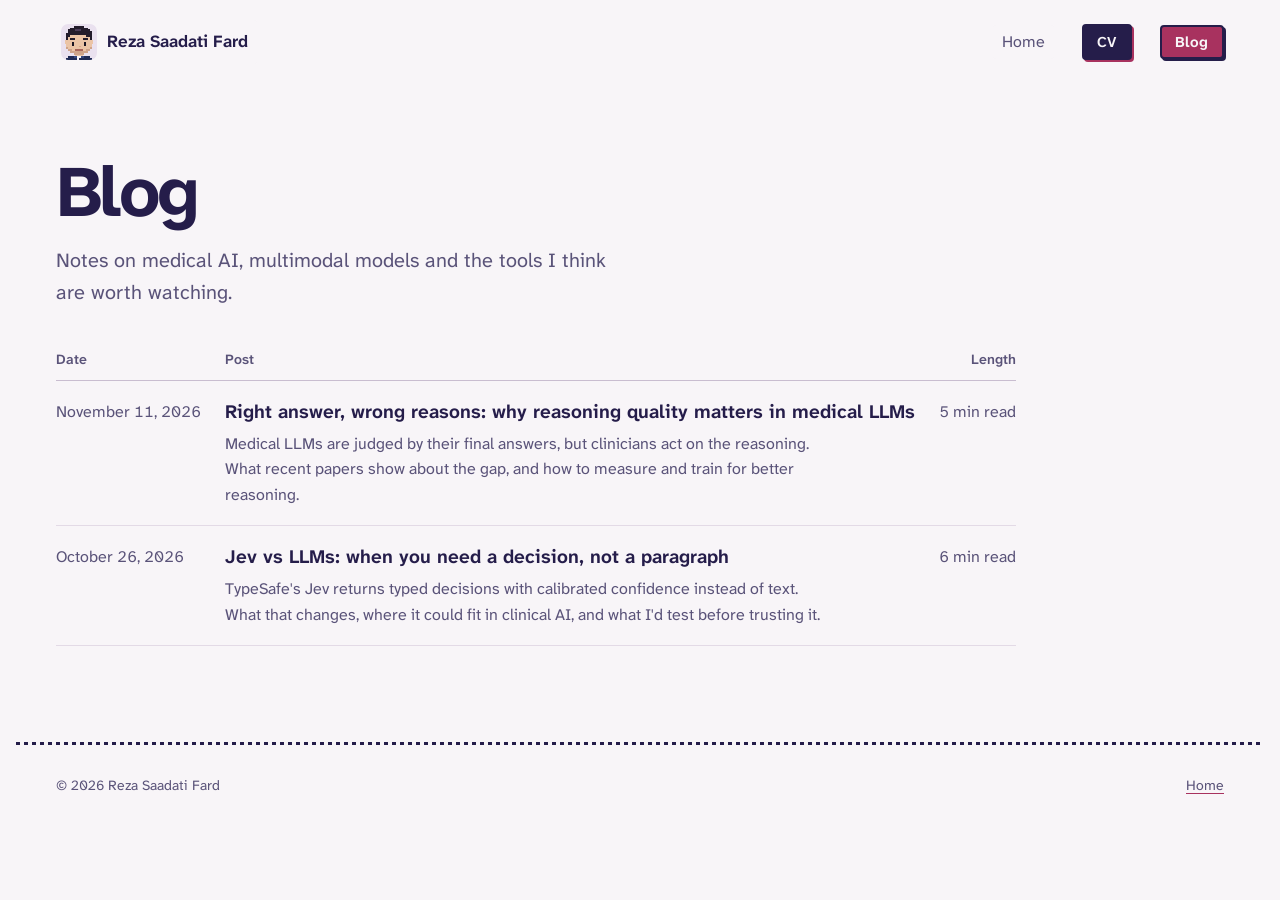
<file: blog/index.html>
<!doctype html>
<html lang="en">
<head>
  <meta charset="utf-8">
  <meta name="viewport" content="width=device-width, initial-scale=1">
  <title>Blog | Reza Saadati Fard</title>
  <meta name="description" content="Notes by Reza Saadati Fard on medical AI, multimodal models and the tools worth watching.">
  <meta name="author" content="Reza Saadati Fard">
  <meta name="color-scheme" content="light dark">
  <link rel="icon" href="../assets/favicon-32.png?v=3" sizes="32x32" type="image/png">
  <link rel="icon" href="../assets/favicon.svg?v=3" type="image/svg+xml">
  <link rel="apple-touch-icon" href="../assets/apple-touch-icon.png?v=3">
  <link rel="preconnect" href="https://fonts.googleapis.com">
  <link rel="preconnect" href="https://fonts.gstatic.com" crossorigin>
  <link href="https://fonts.googleapis.com/css2?family=Atkinson+Hyperlegible+Mono:wght@400;500;700&family=Atkinson+Hyperlegible+Next:ital,wght@0,300..800;1,400&display=swap" rel="stylesheet">
  <link rel="stylesheet" href="../css/styles.css">
</head>
<body>
  <a class="skip" href="#main">Skip to content</a>

  <header class="top wrap">
    <a class="top__name" href="../index.html">
      <svg class="top__mark" viewBox="0 0 20 20" aria-hidden="true" shape-rendering="crispEdges"><defs><clipPath id="logo-clip"><rect width="20" height="20" rx="4"/></clipPath></defs><g clip-path="url(#logo-clip)"><rect class="lg-tile" width="20" height="20"/><rect class="lg-hair" x="7" y="1" width="6" height="1"/><rect class="lg-hair" x="5" y="2" width="10" height="1"/><rect class="lg-hair" x="4" y="3" width="4" height="1"/><rect class="lg-hair-hi" x="8" y="3" width="3" height="1"/><rect class="lg-hair" x="11" y="3" width="5" height="1"/><rect class="lg-hair" x="4" y="4" width="13" height="1"/><rect class="lg-hair" x="3" y="5" width="14" height="1"/><rect class="lg-hair" x="3" y="6" width="2" height="1"/><rect class="lg-skin" x="5" y="6" width="9" height="1"/><rect class="lg-hair" x="14" y="6" width="3" height="1"/><rect class="lg-hair" x="3" y="7" width="1" height="1"/><rect class="lg-skin" x="4" y="7" width="12" height="1"/><rect class="lg-hair" x="16" y="7" width="1" height="1"/><rect class="lg-hair" x="3" y="8" width="1" height="1"/><rect class="lg-skin" x="4" y="8" width="1" height="1"/><rect class="lg-hair" x="5" y="8" width="3" height="1"/><rect class="lg-skin" x="8" y="8" width="4" height="1"/><rect class="lg-hair" x="12" y="8" width="3" height="1"/><rect class="lg-skin" x="15" y="8" width="1" height="1"/><rect class="lg-hair" x="16" y="8" width="1" height="1"/><rect class="lg-skin" x="2" y="9" width="16" height="1"/><rect class="lg-skin" x="2" y="10" width="4" height="1"/><rect class="lg-eye" x="6" y="10" width="1" height="1"/><rect class="lg-skin" x="7" y="10" width="6" height="1"/><rect class="lg-eye" x="13" y="10" width="1" height="1"/><rect class="lg-skin" x="14" y="10" width="4" height="1"/><rect class="lg-skin" x="3" y="11" width="3" height="1"/><rect class="lg-eye" x="6" y="11" width="1" height="1"/><rect class="lg-skin" x="7" y="11" width="6" height="1"/><rect class="lg-eye" x="13" y="11" width="1" height="1"/><rect class="lg-skin" x="14" y="11" width="3" height="1"/><rect class="lg-skin" x="3" y="12" width="7" height="1"/><rect class="lg-nose" x="10" y="12" width="1" height="1"/><rect class="lg-skin" x="11" y="12" width="6" height="1"/><rect class="lg-stubble" x="3" y="13" width="1" height="1"/><rect class="lg-skin" x="4" y="13" width="12" height="1"/><rect class="lg-stubble" x="16" y="13" width="1" height="1"/><rect class="lg-stubble" x="4" y="14" width="2" height="1"/><rect class="lg-skin" x="6" y="14" width="2" height="1"/><rect class="lg-mouth" x="8" y="14" width="4" height="1"/><rect class="lg-skin" x="12" y="14" width="2" height="1"/><rect class="lg-stubble" x="14" y="14" width="2" height="1"/><rect class="lg-stubble" x="5" y="15" width="10" height="1"/><rect class="lg-stubble" x="7" y="16" width="6" height="1"/><rect class="lg-skin" x="8" y="17" width="4" height="1"/><rect class="lg-polo" x="4" y="18" width="3" height="1"/><rect class="lg-collar" x="7" y="18" width="2" height="1"/><rect class="lg-button" x="9" y="18" width="2" height="1"/><rect class="lg-collar" x="11" y="18" width="2" height="1"/><rect class="lg-polo" x="13" y="18" width="3" height="1"/><rect class="lg-polo" x="3" y="19" width="6" height="1"/><rect class="lg-button" x="9" y="19" width="1" height="1"/><rect class="lg-polo" x="10" y="19" width="7" height="1"/></g></svg>
      <span>Reza Saadati Fard</span>
    </a>
    <nav class="top__nav" aria-label="Main">
      <a class="top__keep" href="../index.html">Home</a>
      <a class="btn btn--small" href="../assets/Reza-Saadati-Fard-CV.pdf" download>CV</a>
      <a class="top__keep top__blog" href="index.html" aria-current="page">Blog</a>
    </nav>
  </header>

  <main id="main" class="wrap blog-index">
    <h1 class="blog-index__title">Blog</h1>
    <p class="blog-index__intro">Notes on medical AI, multimodal models and the tools I think are worth watching.</p>
    <table class="post-table">
      <thead>
        <tr><th scope="col">Date</th><th scope="col">Post</th><th scope="col">Length</th></tr>
      </thead>
      <tbody data-blog-list data-format="table" data-base="">
        <tr><td></td><td><a href="posts/jev-vs-llms.html">Jev vs LLMs: when you need a decision, not a paragraph</a></td><td></td></tr>
      </tbody>
    </table>
  </main>

  <footer class="foot wrap">
    <p>© 2026 Reza Saadati Fard</p>
    <p><a href="../index.html">Home</a></p>
  </footer>

  <script src="posts.js"></script>
  <script src="blog.js"></script>
</body>
</html>
</file>
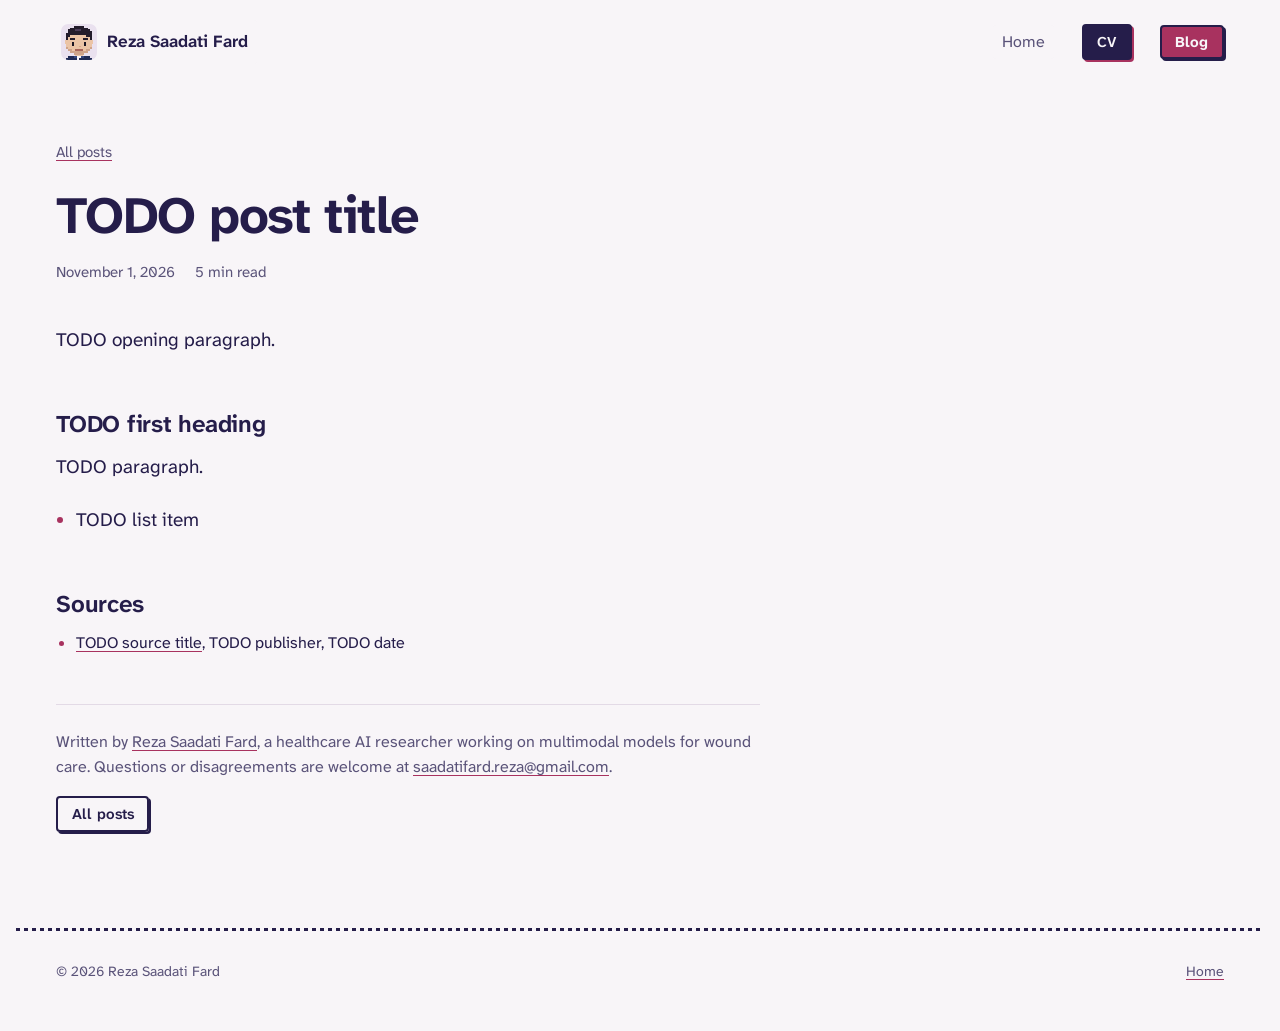
<file: blog/posts/_template.html>
<!doctype html>
<!--
  NEW POST TEMPLATE
  1. Copy this file to blog/posts/your-post-name.html (lowercase, hyphens, no spaces).
  2. Replace everything marked TODO.
  3. Write the post inside <div class="prose">. Use <h2> for headings, <p> for
     paragraphs, <ul><li> for lists, <a href="..."> for links, <code> for code,
     and <blockquote> for quotes. The page styles them for you.
  4. Add the post to the top of blog/posts.js so it shows up on the homepage
     and the blog page.
-->
<html lang="en">
<head>
  <meta charset="utf-8">
  <meta name="viewport" content="width=device-width, initial-scale=1">
  <title>TODO post title | Reza Saadati Fard</title>
  <meta name="description" content="TODO one-sentence summary">
  <meta name="author" content="Reza Saadati Fard">
  <meta name="color-scheme" content="light dark">
  <meta property="og:type" content="article">
  <meta property="og:title" content="TODO post title">
  <meta property="og:description" content="TODO one-sentence summary">
  <link rel="icon" href="../../assets/favicon-32.png?v=3" sizes="32x32" type="image/png">
  <link rel="icon" href="../../assets/favicon.svg?v=3" type="image/svg+xml">
  <link rel="apple-touch-icon" href="../../assets/apple-touch-icon.png?v=3">
  <link rel="preconnect" href="https://fonts.googleapis.com">
  <link rel="preconnect" href="https://fonts.gstatic.com" crossorigin>
  <link href="https://fonts.googleapis.com/css2?family=Atkinson+Hyperlegible+Mono:wght@400;500;700&family=Atkinson+Hyperlegible+Next:ital,wght@0,300..800;1,400&display=swap" rel="stylesheet">
  <link rel="stylesheet" href="../../css/styles.css">
</head>
<body>
  <a class="skip" href="#main">Skip to content</a>

  <header class="top wrap">
    <a class="top__name" href="../../index.html">
      <svg class="top__mark" viewBox="0 0 20 20" aria-hidden="true" shape-rendering="crispEdges"><defs><clipPath id="logo-clip"><rect width="20" height="20" rx="4"/></clipPath></defs><g clip-path="url(#logo-clip)"><rect class="lg-tile" width="20" height="20"/><rect class="lg-hair" x="7" y="1" width="6" height="1"/><rect class="lg-hair" x="5" y="2" width="10" height="1"/><rect class="lg-hair" x="4" y="3" width="4" height="1"/><rect class="lg-hair-hi" x="8" y="3" width="3" height="1"/><rect class="lg-hair" x="11" y="3" width="5" height="1"/><rect class="lg-hair" x="4" y="4" width="13" height="1"/><rect class="lg-hair" x="3" y="5" width="14" height="1"/><rect class="lg-hair" x="3" y="6" width="2" height="1"/><rect class="lg-skin" x="5" y="6" width="9" height="1"/><rect class="lg-hair" x="14" y="6" width="3" height="1"/><rect class="lg-hair" x="3" y="7" width="1" height="1"/><rect class="lg-skin" x="4" y="7" width="12" height="1"/><rect class="lg-hair" x="16" y="7" width="1" height="1"/><rect class="lg-hair" x="3" y="8" width="1" height="1"/><rect class="lg-skin" x="4" y="8" width="1" height="1"/><rect class="lg-hair" x="5" y="8" width="3" height="1"/><rect class="lg-skin" x="8" y="8" width="4" height="1"/><rect class="lg-hair" x="12" y="8" width="3" height="1"/><rect class="lg-skin" x="15" y="8" width="1" height="1"/><rect class="lg-hair" x="16" y="8" width="1" height="1"/><rect class="lg-skin" x="2" y="9" width="16" height="1"/><rect class="lg-skin" x="2" y="10" width="4" height="1"/><rect class="lg-eye" x="6" y="10" width="1" height="1"/><rect class="lg-skin" x="7" y="10" width="6" height="1"/><rect class="lg-eye" x="13" y="10" width="1" height="1"/><rect class="lg-skin" x="14" y="10" width="4" height="1"/><rect class="lg-skin" x="3" y="11" width="3" height="1"/><rect class="lg-eye" x="6" y="11" width="1" height="1"/><rect class="lg-skin" x="7" y="11" width="6" height="1"/><rect class="lg-eye" x="13" y="11" width="1" height="1"/><rect class="lg-skin" x="14" y="11" width="3" height="1"/><rect class="lg-skin" x="3" y="12" width="7" height="1"/><rect class="lg-nose" x="10" y="12" width="1" height="1"/><rect class="lg-skin" x="11" y="12" width="6" height="1"/><rect class="lg-stubble" x="3" y="13" width="1" height="1"/><rect class="lg-skin" x="4" y="13" width="12" height="1"/><rect class="lg-stubble" x="16" y="13" width="1" height="1"/><rect class="lg-stubble" x="4" y="14" width="2" height="1"/><rect class="lg-skin" x="6" y="14" width="2" height="1"/><rect class="lg-mouth" x="8" y="14" width="4" height="1"/><rect class="lg-skin" x="12" y="14" width="2" height="1"/><rect class="lg-stubble" x="14" y="14" width="2" height="1"/><rect class="lg-stubble" x="5" y="15" width="10" height="1"/><rect class="lg-stubble" x="7" y="16" width="6" height="1"/><rect class="lg-skin" x="8" y="17" width="4" height="1"/><rect class="lg-polo" x="4" y="18" width="3" height="1"/><rect class="lg-collar" x="7" y="18" width="2" height="1"/><rect class="lg-button" x="9" y="18" width="2" height="1"/><rect class="lg-collar" x="11" y="18" width="2" height="1"/><rect class="lg-polo" x="13" y="18" width="3" height="1"/><rect class="lg-polo" x="3" y="19" width="6" height="1"/><rect class="lg-button" x="9" y="19" width="1" height="1"/><rect class="lg-polo" x="10" y="19" width="7" height="1"/></g></svg>
      <span>Reza Saadati Fard</span>
    </a>
    <nav class="top__nav" aria-label="Main">
      <a class="top__keep" href="../../index.html">Home</a>
      <a class="btn btn--small" href="../../assets/Reza-Saadati-Fard-CV.pdf" download>CV</a>
      <a class="top__keep top__blog" href="../index.html">Blog</a>
    </nav>
  </header>

  <main id="main" class="wrap">
    <article class="article">
      <header class="article__head">
        <p class="article__back"><a href="../index.html">All posts</a></p>
        <h1 class="article__title">TODO post title</h1>
        <!-- TODO: date in both places, plus an estimated reading time -->
        <p class="article__meta"><time datetime="2026-11-01">November 1, 2026</time><span>5 min read</span></p>
      </header>

      <div class="prose">
        <p>TODO opening paragraph.</p>

        <h2>TODO first heading</h2>
        <p>TODO paragraph.</p>
        <ul>
          <li>TODO list item</li>
        </ul>

        <h2>Sources</h2>
        <ul class="sources">
          <li><a href="https://example.com" rel="noopener">TODO source title</a>, TODO publisher, TODO date</li>
        </ul>
      </div>

      <footer class="article__foot">
        <p>Written by <a href="../../index.html">Reza Saadati Fard</a>, a healthcare AI researcher working on multimodal models for wound care. Questions or disagreements are welcome at <a href="mailto:saadatifard.reza@gmail.com">saadatifard.reza@gmail.com</a>.</p>
        <p><a class="btn btn--ghost btn--small" href="../index.html">All posts</a></p>
      </footer>
    </article>
  </main>

  <footer class="foot wrap">
    <p>© 2026 Reza Saadati Fard</p>
    <p><a href="../../index.html">Home</a></p>
  </footer>
</body>
</html>
</file>
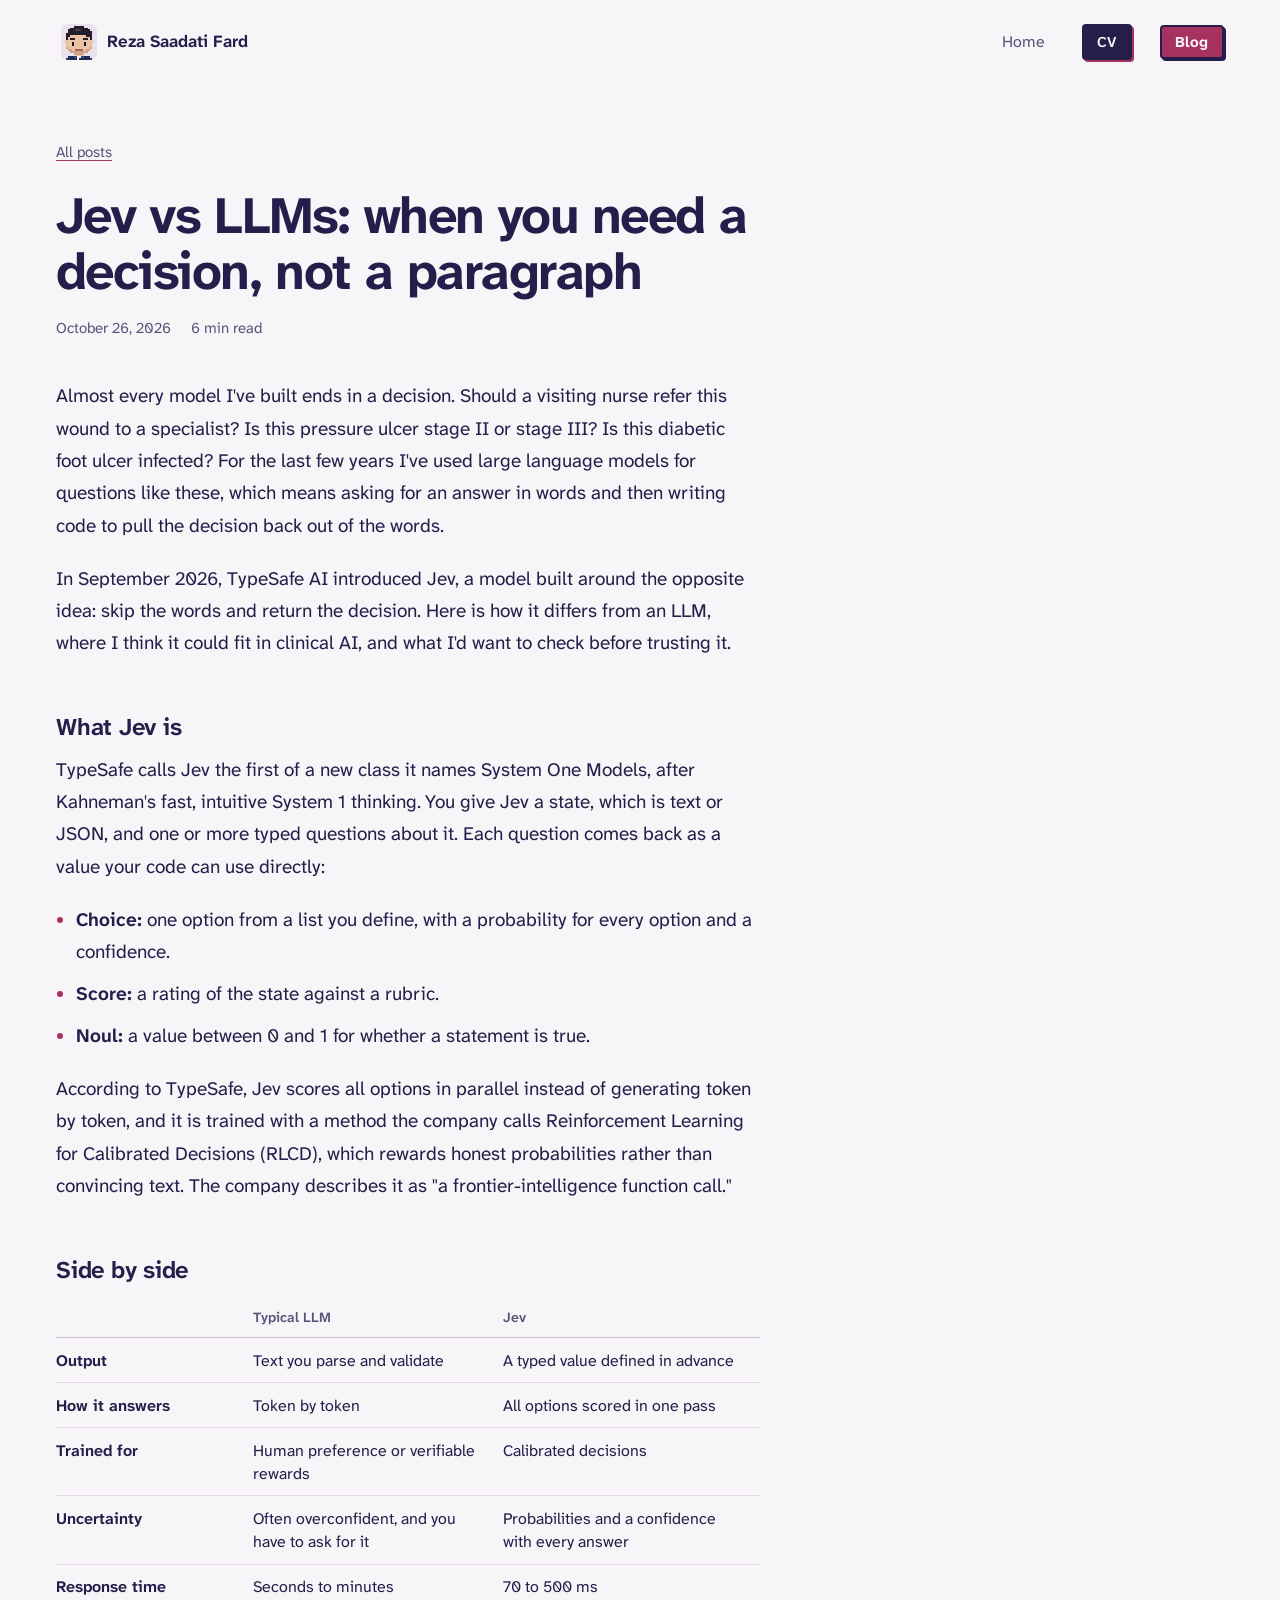
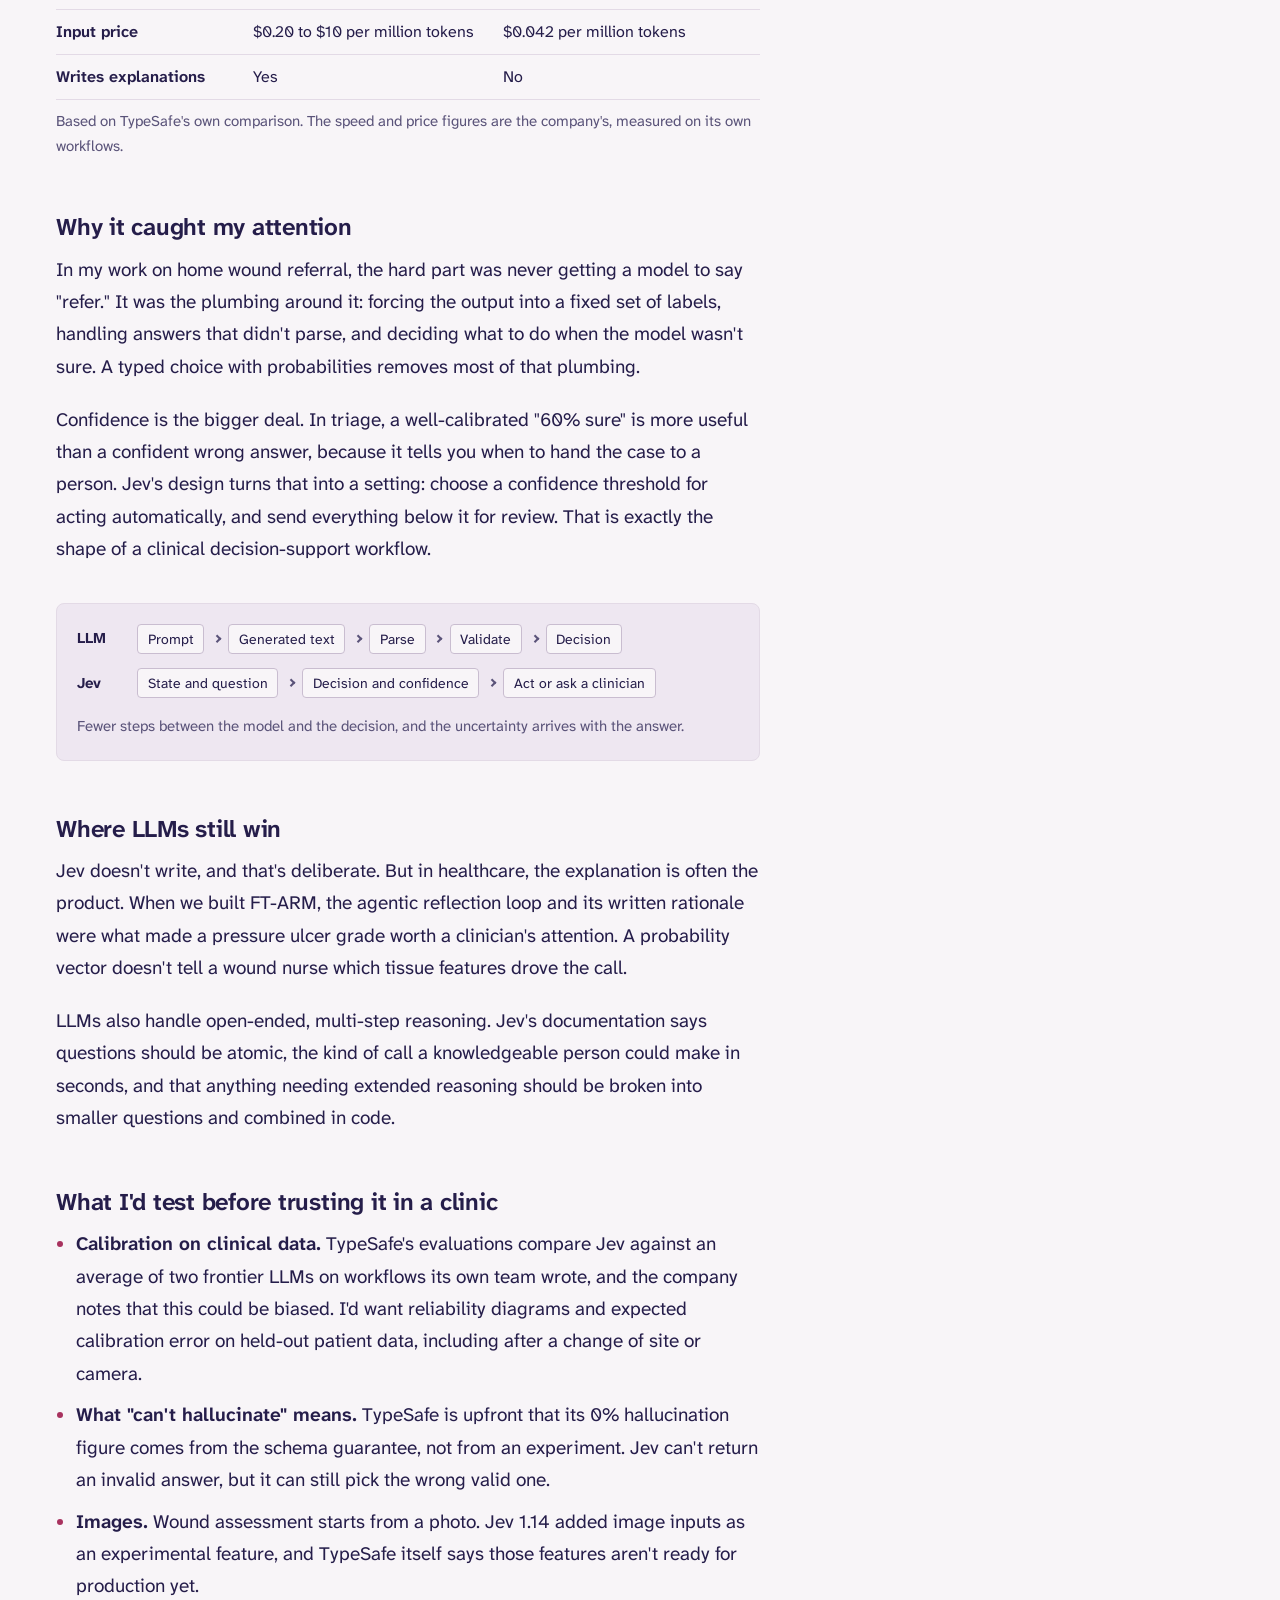
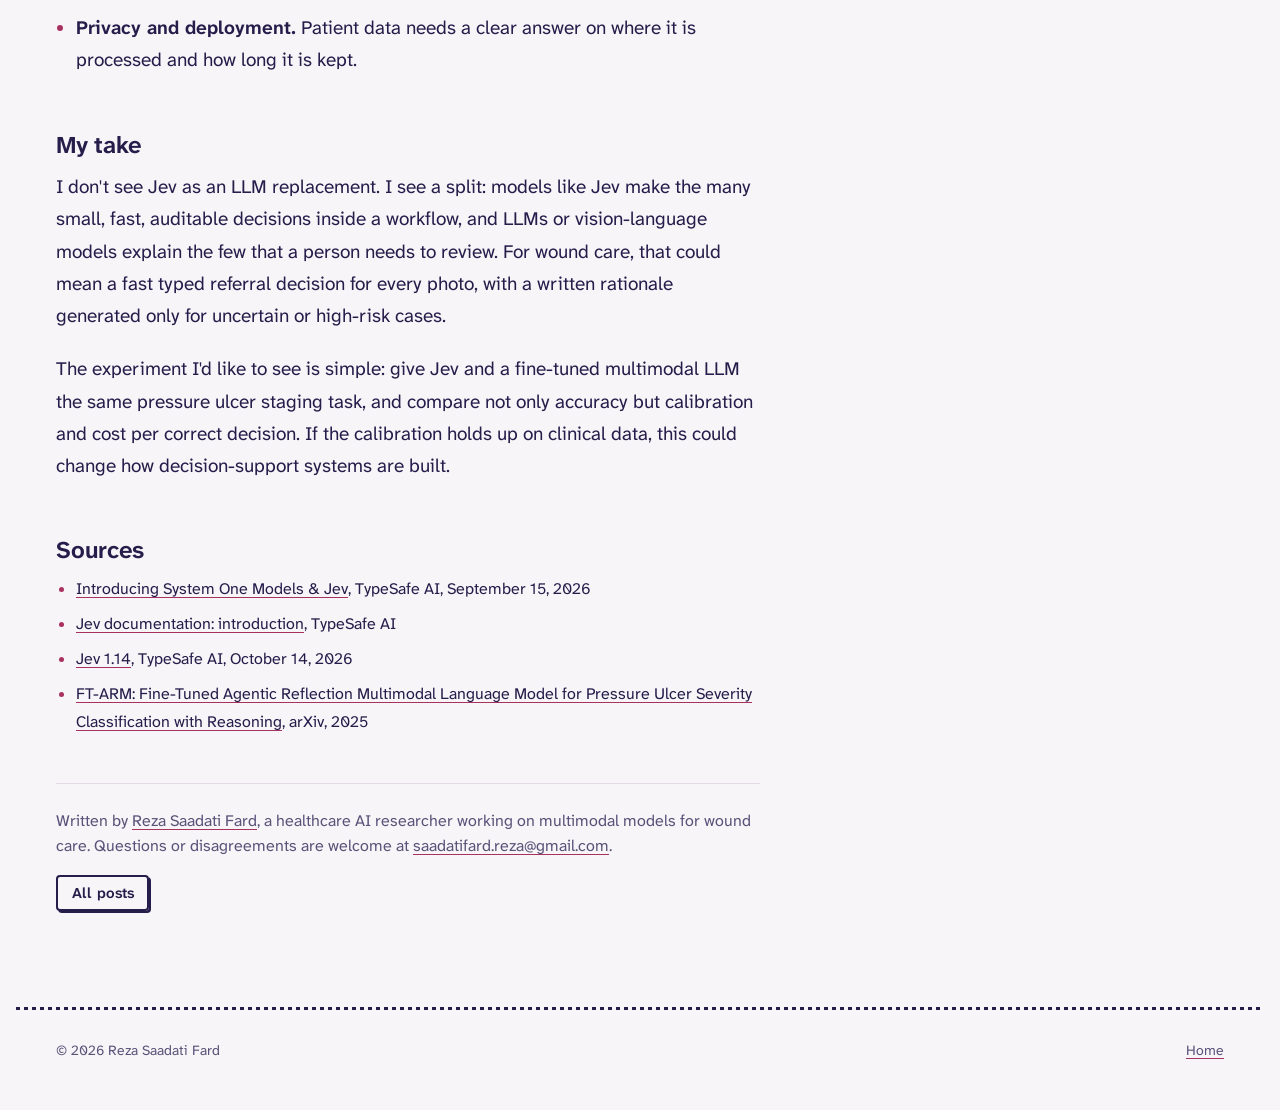
<file: blog/posts/jev-vs-llms.html>
<!doctype html>
<html lang="en">
<head>
  <meta charset="utf-8">
  <meta name="viewport" content="width=device-width, initial-scale=1">
  <title>Jev vs LLMs: when you need a decision, not a paragraph | Reza Saadati Fard</title>
  <meta name="description" content="TypeSafe's Jev returns typed decisions with calibrated confidence instead of text. What that changes, where it could fit in clinical AI, and what I'd test before trusting it.">
  <meta name="author" content="Reza Saadati Fard">
  <meta name="color-scheme" content="light dark">
  <meta property="og:type" content="article">
  <meta property="og:title" content="Jev vs LLMs: when you need a decision, not a paragraph">
  <meta property="og:description" content="Typed decisions with calibrated confidence instead of text, and what that could mean for clinical AI.">
  <link rel="icon" href="../../assets/favicon-32.png?v=3" sizes="32x32" type="image/png">
  <link rel="icon" href="../../assets/favicon.svg?v=3" type="image/svg+xml">
  <link rel="apple-touch-icon" href="../../assets/apple-touch-icon.png?v=3">
  <link rel="preconnect" href="https://fonts.googleapis.com">
  <link rel="preconnect" href="https://fonts.gstatic.com" crossorigin>
  <link href="https://fonts.googleapis.com/css2?family=Atkinson+Hyperlegible+Mono:wght@400;500;700&family=Atkinson+Hyperlegible+Next:ital,wght@0,300..800;1,400&display=swap" rel="stylesheet">
  <link rel="stylesheet" href="../../css/styles.css">
</head>
<body>
  <a class="skip" href="#main">Skip to content</a>

  <header class="top wrap">
    <a class="top__name" href="../../index.html">
      <svg class="top__mark" viewBox="0 0 20 20" aria-hidden="true" shape-rendering="crispEdges"><defs><clipPath id="logo-clip"><rect width="20" height="20" rx="4"/></clipPath></defs><g clip-path="url(#logo-clip)"><rect class="lg-tile" width="20" height="20"/><rect class="lg-hair" x="7" y="1" width="6" height="1"/><rect class="lg-hair" x="5" y="2" width="10" height="1"/><rect class="lg-hair" x="4" y="3" width="4" height="1"/><rect class="lg-hair-hi" x="8" y="3" width="3" height="1"/><rect class="lg-hair" x="11" y="3" width="5" height="1"/><rect class="lg-hair" x="4" y="4" width="13" height="1"/><rect class="lg-hair" x="3" y="5" width="14" height="1"/><rect class="lg-hair" x="3" y="6" width="2" height="1"/><rect class="lg-skin" x="5" y="6" width="9" height="1"/><rect class="lg-hair" x="14" y="6" width="3" height="1"/><rect class="lg-hair" x="3" y="7" width="1" height="1"/><rect class="lg-skin" x="4" y="7" width="12" height="1"/><rect class="lg-hair" x="16" y="7" width="1" height="1"/><rect class="lg-hair" x="3" y="8" width="1" height="1"/><rect class="lg-skin" x="4" y="8" width="1" height="1"/><rect class="lg-hair" x="5" y="8" width="3" height="1"/><rect class="lg-skin" x="8" y="8" width="4" height="1"/><rect class="lg-hair" x="12" y="8" width="3" height="1"/><rect class="lg-skin" x="15" y="8" width="1" height="1"/><rect class="lg-hair" x="16" y="8" width="1" height="1"/><rect class="lg-skin" x="2" y="9" width="16" height="1"/><rect class="lg-skin" x="2" y="10" width="4" height="1"/><rect class="lg-eye" x="6" y="10" width="1" height="1"/><rect class="lg-skin" x="7" y="10" width="6" height="1"/><rect class="lg-eye" x="13" y="10" width="1" height="1"/><rect class="lg-skin" x="14" y="10" width="4" height="1"/><rect class="lg-skin" x="3" y="11" width="3" height="1"/><rect class="lg-eye" x="6" y="11" width="1" height="1"/><rect class="lg-skin" x="7" y="11" width="6" height="1"/><rect class="lg-eye" x="13" y="11" width="1" height="1"/><rect class="lg-skin" x="14" y="11" width="3" height="1"/><rect class="lg-skin" x="3" y="12" width="7" height="1"/><rect class="lg-nose" x="10" y="12" width="1" height="1"/><rect class="lg-skin" x="11" y="12" width="6" height="1"/><rect class="lg-stubble" x="3" y="13" width="1" height="1"/><rect class="lg-skin" x="4" y="13" width="12" height="1"/><rect class="lg-stubble" x="16" y="13" width="1" height="1"/><rect class="lg-stubble" x="4" y="14" width="2" height="1"/><rect class="lg-skin" x="6" y="14" width="2" height="1"/><rect class="lg-mouth" x="8" y="14" width="4" height="1"/><rect class="lg-skin" x="12" y="14" width="2" height="1"/><rect class="lg-stubble" x="14" y="14" width="2" height="1"/><rect class="lg-stubble" x="5" y="15" width="10" height="1"/><rect class="lg-stubble" x="7" y="16" width="6" height="1"/><rect class="lg-skin" x="8" y="17" width="4" height="1"/><rect class="lg-polo" x="4" y="18" width="3" height="1"/><rect class="lg-collar" x="7" y="18" width="2" height="1"/><rect class="lg-button" x="9" y="18" width="2" height="1"/><rect class="lg-collar" x="11" y="18" width="2" height="1"/><rect class="lg-polo" x="13" y="18" width="3" height="1"/><rect class="lg-polo" x="3" y="19" width="6" height="1"/><rect class="lg-button" x="9" y="19" width="1" height="1"/><rect class="lg-polo" x="10" y="19" width="7" height="1"/></g></svg>
      <span>Reza Saadati Fard</span>
    </a>
    <nav class="top__nav" aria-label="Main">
      <a class="top__keep" href="../../index.html">Home</a>
      <a class="btn btn--small" href="../../assets/Reza-Saadati-Fard-CV.pdf" download>CV</a>
      <a class="top__keep top__blog" href="../index.html">Blog</a>
    </nav>
  </header>

  <main id="main" class="wrap">
    <article class="article">
      <header class="article__head">
        <p class="article__back"><a href="../index.html">All posts</a></p>
        <h1 class="article__title">Jev vs LLMs: when you need a decision, not a paragraph</h1>
        <p class="article__meta"><time datetime="2026-10-26">October 26, 2026</time><span>6 min read</span></p>
      </header>

      <div class="prose">
        <p>Almost every model I've built ends in a decision. Should a visiting nurse refer this wound to a specialist? Is this pressure ulcer stage II or stage III? Is this diabetic foot ulcer infected? For the last few years I've used large language models for questions like these, which means asking for an answer in words and then writing code to pull the decision back out of the words.</p>

        <p>In September 2026, TypeSafe AI introduced Jev, a model built around the opposite idea: skip the words and return the decision. Here is how it differs from an LLM, where I think it could fit in clinical AI, and what I'd want to check before trusting it.</p>

        <h2>What Jev is</h2>
        <p>TypeSafe calls Jev the first of a new class it names System One Models, after Kahneman's fast, intuitive System 1 thinking. You give Jev a state, which is text or JSON, and one or more typed questions about it. Each question comes back as a value your code can use directly:</p>
        <ul>
          <li><strong>Choice:</strong> one option from a list you define, with a probability for every option and a confidence.</li>
          <li><strong>Score:</strong> a rating of the state against a rubric.</li>
          <li><strong>Noul:</strong> a value between 0 and 1 for whether a statement is true.</li>
        </ul>
        <p>According to TypeSafe, Jev scores all options in parallel instead of generating token by token, and it is trained with a method the company calls Reinforcement Learning for Calibrated Decisions (RLCD), which rewards honest probabilities rather than convincing text. The company describes it as "a frontier-intelligence function call."</p>

        <h2>Side by side</h2>
        <div class="table-scroll">
          <table>
            <thead>
              <tr><th scope="col"></th><th scope="col">Typical LLM</th><th scope="col">Jev</th></tr>
            </thead>
            <tbody>
              <tr><th scope="row">Output</th><td>Text you parse and validate</td><td>A typed value defined in advance</td></tr>
              <tr><th scope="row">How it answers</th><td>Token by token</td><td>All options scored in one pass</td></tr>
              <tr><th scope="row">Trained for</th><td>Human preference or verifiable rewards</td><td>Calibrated decisions</td></tr>
              <tr><th scope="row">Uncertainty</th><td>Often overconfident, and you have to ask for it</td><td>Probabilities and a confidence with every answer</td></tr>
              <tr><th scope="row">Response time</th><td>Seconds to minutes</td><td>70 to 500 ms</td></tr>
              <tr><th scope="row">Input price</th><td>$0.20 to $10 per million tokens</td><td>$0.042 per million tokens</td></tr>
              <tr><th scope="row">Writes explanations</th><td>Yes</td><td>No</td></tr>
            </tbody>
          </table>
        </div>
        <p class="prose__note">Based on TypeSafe's own comparison. The speed and price figures are the company's, measured on its own workflows.</p>

        <h2>Why it caught my attention</h2>
        <p>In my work on home wound referral, the hard part was never getting a model to say "refer." It was the plumbing around it: forcing the output into a fixed set of labels, handling answers that didn't parse, and deciding what to do when the model wasn't sure. A typed choice with probabilities removes most of that plumbing.</p>
        <p>Confidence is the bigger deal. In triage, a well-calibrated "60% sure" is more useful than a confident wrong answer, because it tells you when to hand the case to a person. Jev's design turns that into a setting: choose a confidence threshold for acting automatically, and send everything below it for review. That is exactly the shape of a clinical decision-support workflow.</p>

        <figure class="flow" aria-label="Two pipelines compared">
          <div class="flow__row">
            <span class="flow__label">LLM</span>
            <ol class="flow__steps">
              <li>Prompt</li><li>Generated text</li><li>Parse</li><li>Validate</li><li>Decision</li>
            </ol>
          </div>
          <div class="flow__row">
            <span class="flow__label">Jev</span>
            <ol class="flow__steps">
              <li>State and question</li><li>Decision and confidence</li><li>Act or ask a clinician</li>
            </ol>
          </div>
          <figcaption>Fewer steps between the model and the decision, and the uncertainty arrives with the answer.</figcaption>
        </figure>

        <h2>Where LLMs still win</h2>
        <p>Jev doesn't write, and that's deliberate. But in healthcare, the explanation is often the product. When we built FT-ARM, the agentic reflection loop and its written rationale were what made a pressure ulcer grade worth a clinician's attention. A probability vector doesn't tell a wound nurse which tissue features drove the call.</p>
        <p>LLMs also handle open-ended, multi-step reasoning. Jev's documentation says questions should be atomic, the kind of call a knowledgeable person could make in seconds, and that anything needing extended reasoning should be broken into smaller questions and combined in code.</p>

        <h2>What I'd test before trusting it in a clinic</h2>
        <ul>
          <li><strong>Calibration on clinical data.</strong> TypeSafe's evaluations compare Jev against an average of two frontier LLMs on workflows its own team wrote, and the company notes that this could be biased. I'd want reliability diagrams and expected calibration error on held-out patient data, including after a change of site or camera.</li>
          <li><strong>What "can't hallucinate" means.</strong> TypeSafe is upfront that its 0% hallucination figure comes from the schema guarantee, not from an experiment. Jev can't return an invalid answer, but it can still pick the wrong valid one.</li>
          <li><strong>Images.</strong> Wound assessment starts from a photo. Jev 1.14 added image inputs as an experimental feature, and TypeSafe itself says those features aren't ready for production yet.</li>
          <li><strong>Privacy and deployment.</strong> Patient data needs a clear answer on where it is processed and how long it is kept.</li>
        </ul>

        <h2>My take</h2>
        <p>I don't see Jev as an LLM replacement. I see a split: models like Jev make the many small, fast, auditable decisions inside a workflow, and LLMs or vision-language models explain the few that a person needs to review. For wound care, that could mean a fast typed referral decision for every photo, with a written rationale generated only for uncertain or high-risk cases.</p>
        <p>The experiment I'd like to see is simple: give Jev and a fine-tuned multimodal LLM the same pressure ulcer staging task, and compare not only accuracy but calibration and cost per correct decision. If the calibration holds up on clinical data, this could change how decision-support systems are built.</p>

        <h2>Sources</h2>
        <ul class="sources">
          <li><a href="https://typesafe.ai/blog/introducing-system-one-models-and-jev" rel="noopener">Introducing System One Models &amp; Jev</a>, TypeSafe AI, September 15, 2026</li>
          <li><a href="https://docs.typesafe.ai/introduction" rel="noopener">Jev documentation: introduction</a>, TypeSafe AI</li>
          <li><a href="https://typesafe.ai/blog/jev-1-14" rel="noopener">Jev 1.14</a>, TypeSafe AI, October 14, 2026</li>
          <li><a href="https://arxiv.org/abs/2510.24980" rel="noopener">FT-ARM: Fine-Tuned Agentic Reflection Multimodal Language Model for Pressure Ulcer Severity Classification with Reasoning</a>, arXiv, 2025</li>
        </ul>
      </div>

      <footer class="article__foot">
        <p>Written by <a href="../../index.html">Reza Saadati Fard</a>, a healthcare AI researcher working on multimodal models for wound care. Questions or disagreements are welcome at <a href="mailto:saadatifard.reza@gmail.com">saadatifard.reza@gmail.com</a>.</p>
        <p><a class="btn btn--ghost btn--small" href="../index.html">All posts</a></p>
      </footer>
    </article>
  </main>

  <footer class="foot wrap">
    <p>© 2026 Reza Saadati Fard</p>
    <p><a href="../../index.html">Home</a></p>
  </footer>
</body>
</html>
</file>
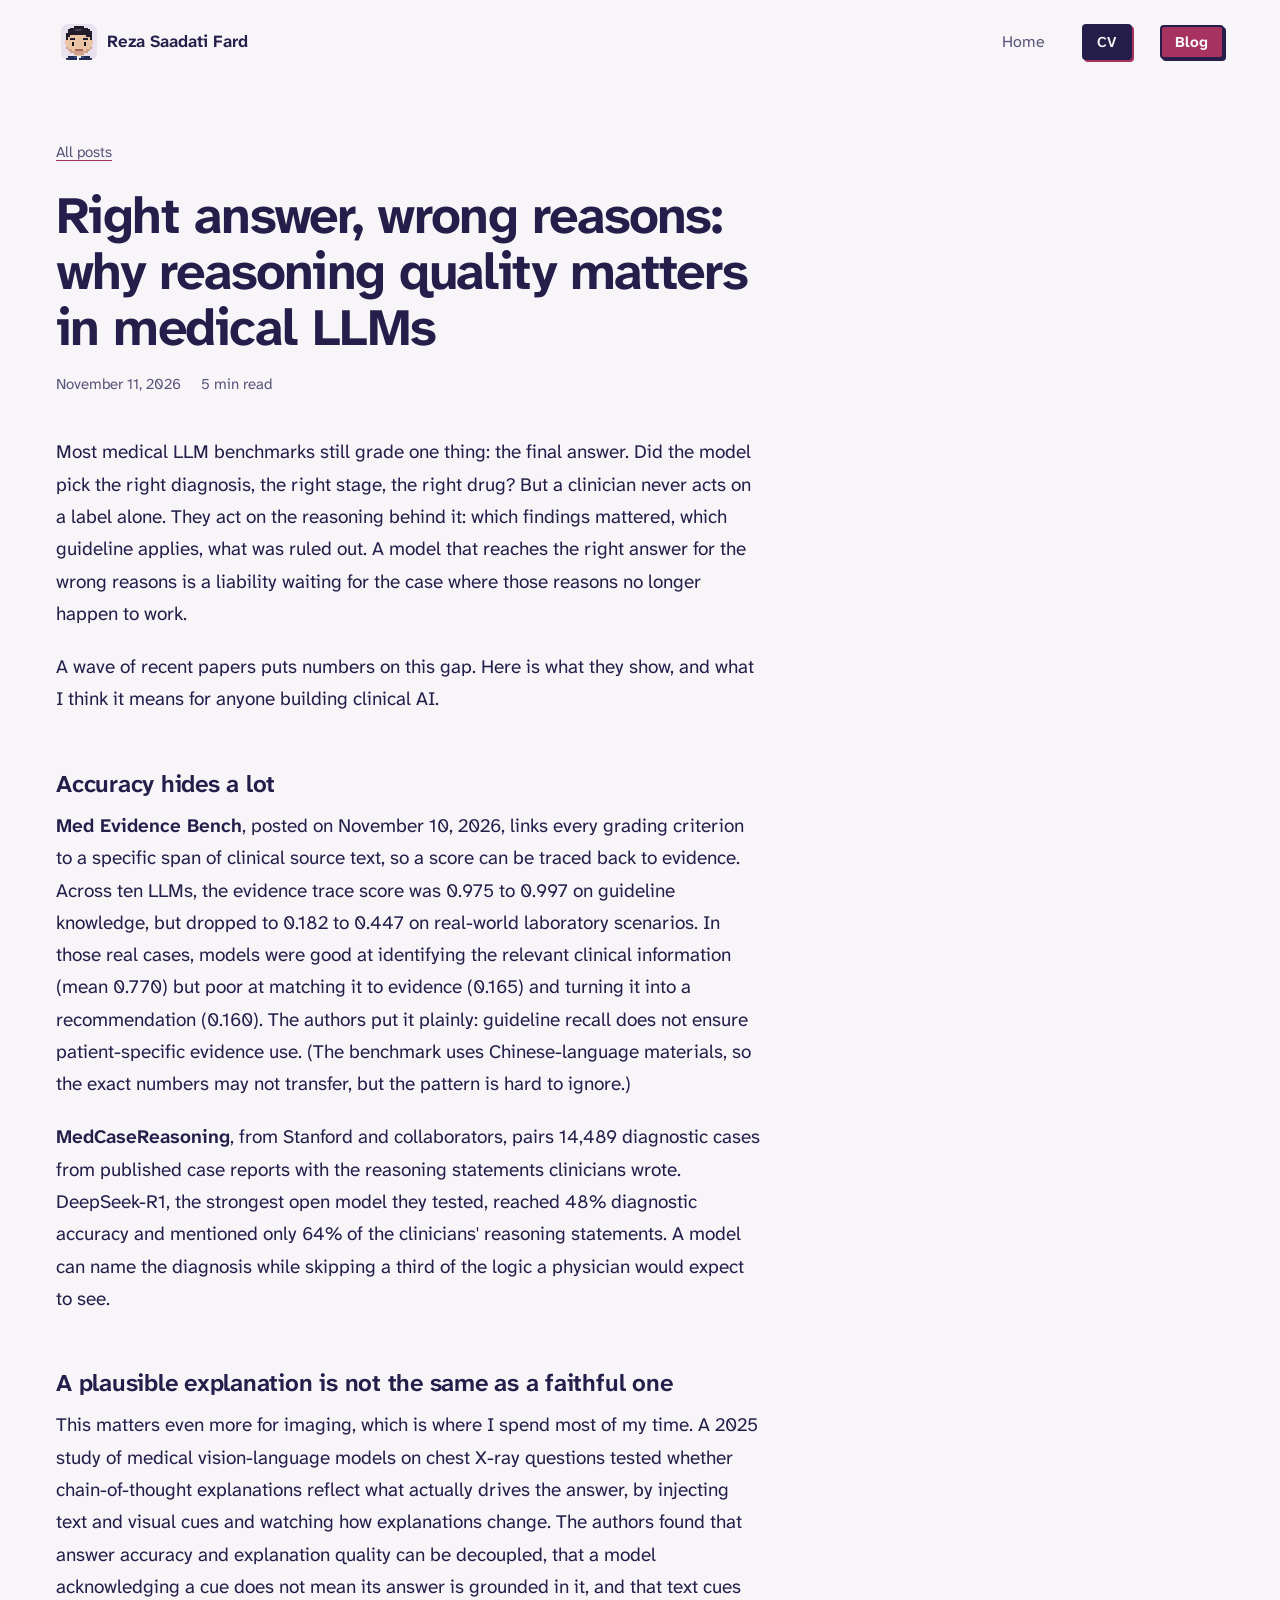
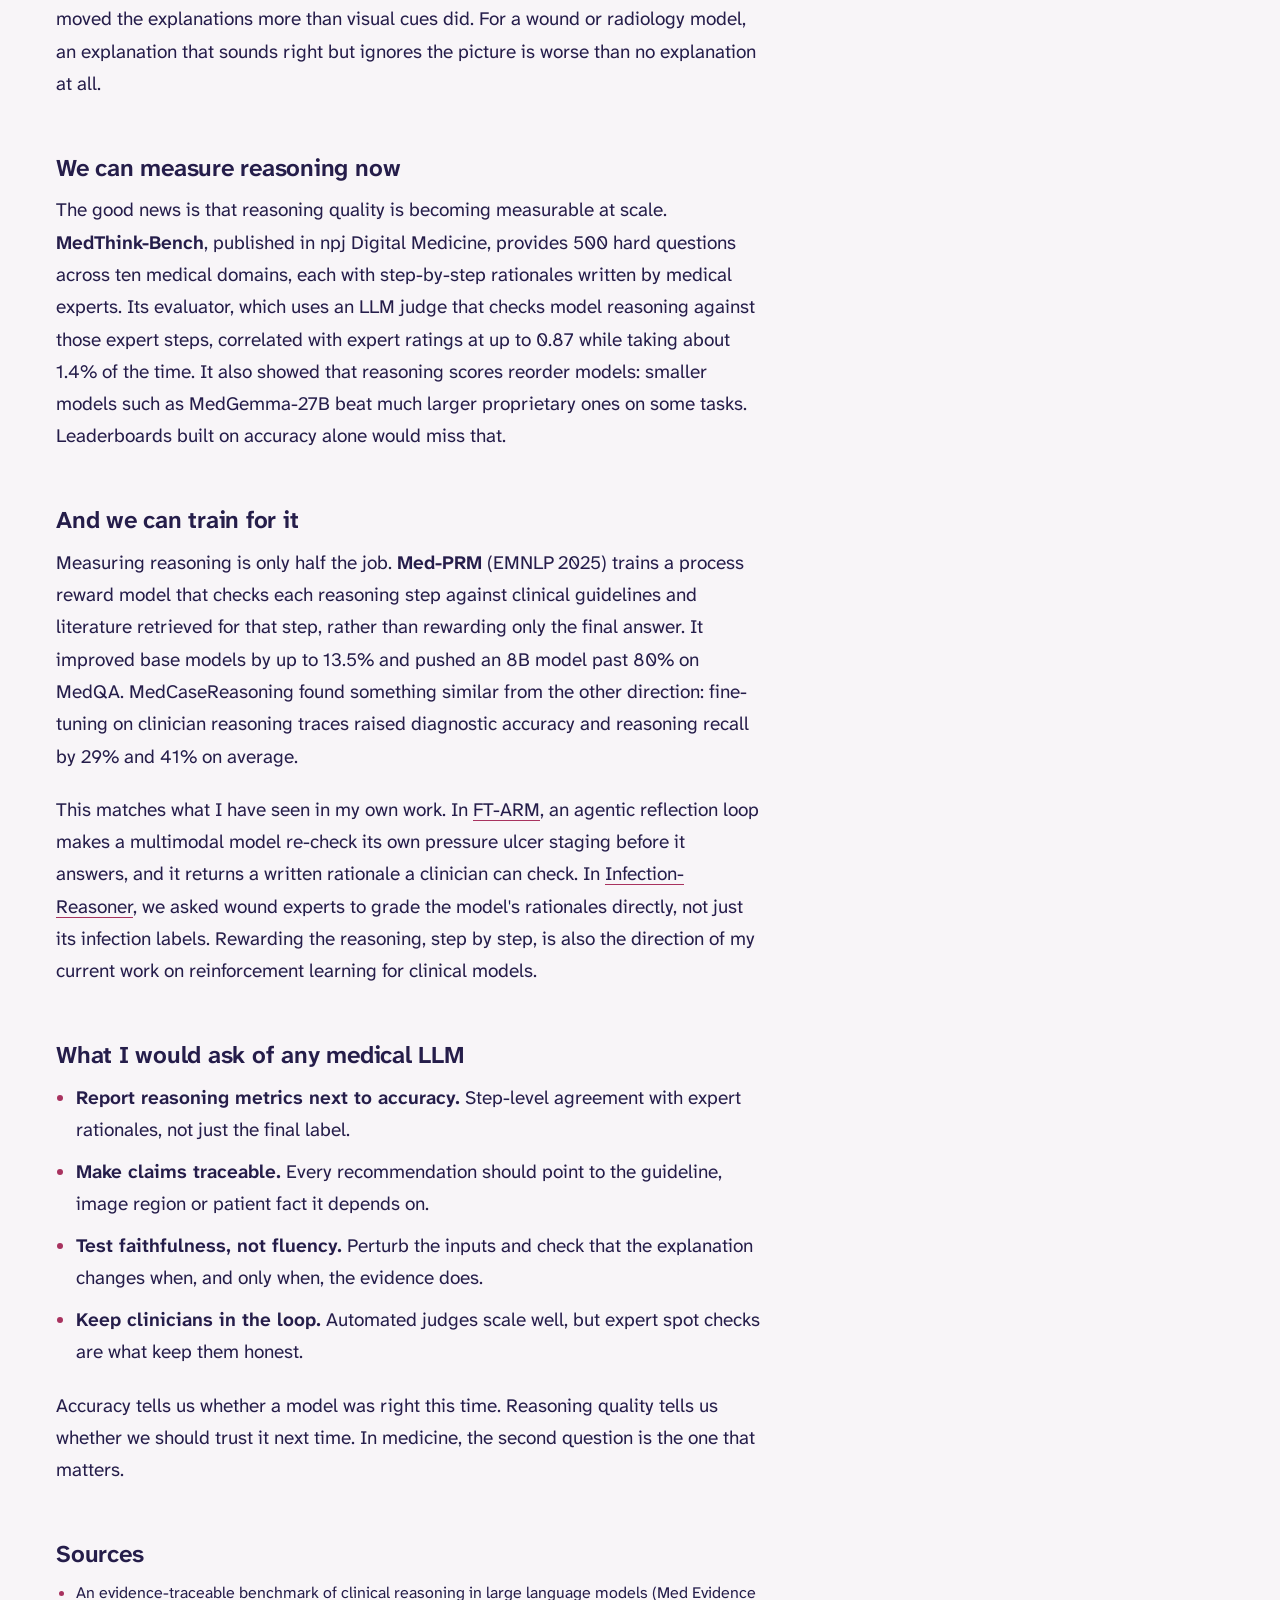
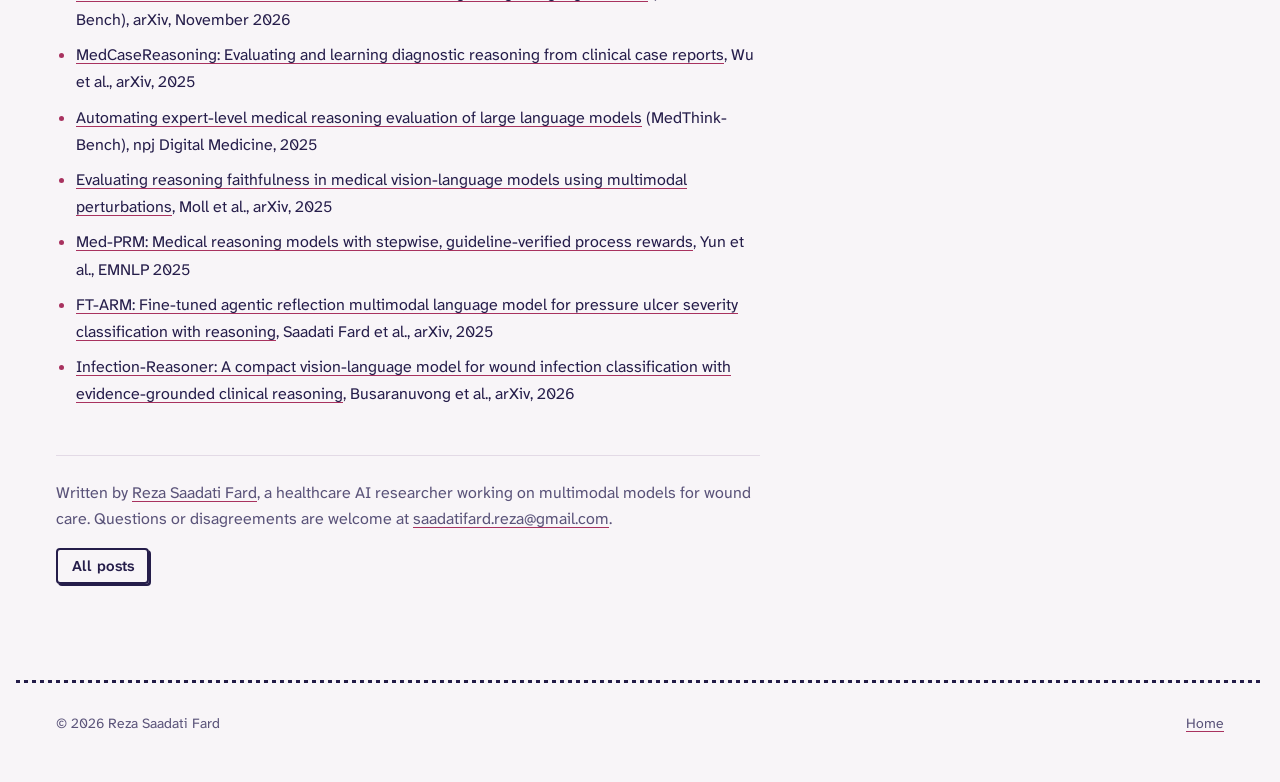
<file: blog/posts/reasoning-quality-medical-llms.html>
<!doctype html>
<html lang="en">
<head>
  <meta charset="utf-8">
  <meta name="viewport" content="width=device-width, initial-scale=1">
  <title>Right answer, wrong reasons: why reasoning quality matters in medical LLMs | Reza Saadati Fard</title>
  <meta name="description" content="Medical LLMs are judged by their final answers, but clinicians act on the reasoning. What recent papers show about the gap, and how to measure and train for better reasoning.">
  <meta name="author" content="Reza Saadati Fard">
  <meta name="color-scheme" content="light dark">
  <meta property="og:type" content="article">
  <meta property="og:title" content="Right answer, wrong reasons: why reasoning quality matters in medical LLMs">
  <meta property="og:description" content="What recent papers show about the gap between correct answers and sound clinical reasoning.">
  <link rel="icon" href="../../assets/favicon-32.png?v=3" sizes="32x32" type="image/png">
  <link rel="icon" href="../../assets/favicon.svg?v=3" type="image/svg+xml">
  <link rel="apple-touch-icon" href="../../assets/apple-touch-icon.png?v=3">
  <link rel="preconnect" href="https://fonts.googleapis.com">
  <link rel="preconnect" href="https://fonts.gstatic.com" crossorigin>
  <link href="https://fonts.googleapis.com/css2?family=Atkinson+Hyperlegible+Mono:wght@400;500;700&family=Atkinson+Hyperlegible+Next:ital,wght@0,300..800;1,400&display=swap" rel="stylesheet">
  <link rel="stylesheet" href="../../css/styles.css">
</head>
<body>
  <a class="skip" href="#main">Skip to content</a>

  <header class="top wrap">
    <a class="top__name" href="../../index.html">
      <svg class="top__mark" viewBox="0 0 20 20" aria-hidden="true" shape-rendering="crispEdges"><defs><clipPath id="logo-clip"><rect width="20" height="20" rx="4"/></clipPath></defs><g clip-path="url(#logo-clip)"><rect class="lg-tile" width="20" height="20"/><rect class="lg-hair" x="7" y="1" width="6" height="1"/><rect class="lg-hair" x="5" y="2" width="10" height="1"/><rect class="lg-hair" x="4" y="3" width="4" height="1"/><rect class="lg-hair-hi" x="8" y="3" width="3" height="1"/><rect class="lg-hair" x="11" y="3" width="5" height="1"/><rect class="lg-hair" x="4" y="4" width="13" height="1"/><rect class="lg-hair" x="3" y="5" width="14" height="1"/><rect class="lg-hair" x="3" y="6" width="2" height="1"/><rect class="lg-skin" x="5" y="6" width="9" height="1"/><rect class="lg-hair" x="14" y="6" width="3" height="1"/><rect class="lg-hair" x="3" y="7" width="1" height="1"/><rect class="lg-skin" x="4" y="7" width="12" height="1"/><rect class="lg-hair" x="16" y="7" width="1" height="1"/><rect class="lg-hair" x="3" y="8" width="1" height="1"/><rect class="lg-skin" x="4" y="8" width="1" height="1"/><rect class="lg-hair" x="5" y="8" width="3" height="1"/><rect class="lg-skin" x="8" y="8" width="4" height="1"/><rect class="lg-hair" x="12" y="8" width="3" height="1"/><rect class="lg-skin" x="15" y="8" width="1" height="1"/><rect class="lg-hair" x="16" y="8" width="1" height="1"/><rect class="lg-skin" x="2" y="9" width="16" height="1"/><rect class="lg-skin" x="2" y="10" width="4" height="1"/><rect class="lg-eye" x="6" y="10" width="1" height="1"/><rect class="lg-skin" x="7" y="10" width="6" height="1"/><rect class="lg-eye" x="13" y="10" width="1" height="1"/><rect class="lg-skin" x="14" y="10" width="4" height="1"/><rect class="lg-skin" x="3" y="11" width="3" height="1"/><rect class="lg-eye" x="6" y="11" width="1" height="1"/><rect class="lg-skin" x="7" y="11" width="6" height="1"/><rect class="lg-eye" x="13" y="11" width="1" height="1"/><rect class="lg-skin" x="14" y="11" width="3" height="1"/><rect class="lg-skin" x="3" y="12" width="7" height="1"/><rect class="lg-nose" x="10" y="12" width="1" height="1"/><rect class="lg-skin" x="11" y="12" width="6" height="1"/><rect class="lg-stubble" x="3" y="13" width="1" height="1"/><rect class="lg-skin" x="4" y="13" width="12" height="1"/><rect class="lg-stubble" x="16" y="13" width="1" height="1"/><rect class="lg-stubble" x="4" y="14" width="2" height="1"/><rect class="lg-skin" x="6" y="14" width="2" height="1"/><rect class="lg-mouth" x="8" y="14" width="4" height="1"/><rect class="lg-skin" x="12" y="14" width="2" height="1"/><rect class="lg-stubble" x="14" y="14" width="2" height="1"/><rect class="lg-stubble" x="5" y="15" width="10" height="1"/><rect class="lg-stubble" x="7" y="16" width="6" height="1"/><rect class="lg-skin" x="8" y="17" width="4" height="1"/><rect class="lg-polo" x="4" y="18" width="3" height="1"/><rect class="lg-collar" x="7" y="18" width="2" height="1"/><rect class="lg-button" x="9" y="18" width="2" height="1"/><rect class="lg-collar" x="11" y="18" width="2" height="1"/><rect class="lg-polo" x="13" y="18" width="3" height="1"/><rect class="lg-polo" x="3" y="19" width="6" height="1"/><rect class="lg-button" x="9" y="19" width="1" height="1"/><rect class="lg-polo" x="10" y="19" width="7" height="1"/></g></svg>
      <span>Reza Saadati Fard</span>
    </a>
    <nav class="top__nav" aria-label="Main">
      <a class="top__keep" href="../../index.html">Home</a>
      <a class="btn btn--small" href="../../assets/Reza-Saadati-Fard-CV.pdf" download>CV</a>
      <a class="top__keep top__blog" href="../index.html">Blog</a>
    </nav>
  </header>

  <main id="main" class="wrap">
    <article class="article">
      <header class="article__head">
        <p class="article__back"><a href="../index.html">All posts</a></p>
        <h1 class="article__title">Right answer, wrong reasons: why reasoning quality matters in medical LLMs</h1>
        <p class="article__meta"><time datetime="2026-11-11">November 11, 2026</time><span>5 min read</span></p>
      </header>

      <div class="prose">
        <p>Most medical LLM benchmarks still grade one thing: the final answer. Did the model pick the right diagnosis, the right stage, the right drug? But a clinician never acts on a label alone. They act on the reasoning behind it: which findings mattered, which guideline applies, what was ruled out. A model that reaches the right answer for the wrong reasons is a liability waiting for the case where those reasons no longer happen to work.</p>
        <p>A wave of recent papers puts numbers on this gap. Here is what they show, and what I think it means for anyone building clinical AI.</p>

        <h2>Accuracy hides a lot</h2>
        <p><strong>Med Evidence Bench</strong>, posted on November 10, 2026, links every grading criterion to a specific span of clinical source text, so a score can be traced back to evidence. Across ten LLMs, the evidence trace score was 0.975 to 0.997 on guideline knowledge, but dropped to 0.182 to 0.447 on real-world laboratory scenarios. In those real cases, models were good at identifying the relevant clinical information (mean 0.770) but poor at matching it to evidence (0.165) and turning it into a recommendation (0.160). The authors put it plainly: guideline recall does not ensure patient-specific evidence use. (The benchmark uses Chinese-language materials, so the exact numbers may not transfer, but the pattern is hard to ignore.)</p>
        <p><strong>MedCaseReasoning</strong>, from Stanford and collaborators, pairs 14,489 diagnostic cases from published case reports with the reasoning statements clinicians wrote. DeepSeek-R1, the strongest open model they tested, reached 48% diagnostic accuracy and mentioned only 64% of the clinicians' reasoning statements. A model can name the diagnosis while skipping a third of the logic a physician would expect to see.</p>

        <h2>A plausible explanation is not the same as a faithful one</h2>
        <p>This matters even more for imaging, which is where I spend most of my time. A 2025 study of medical vision-language models on chest X-ray questions tested whether chain-of-thought explanations reflect what actually drives the answer, by injecting text and visual cues and watching how explanations change. The authors found that answer accuracy and explanation quality can be decoupled, that a model acknowledging a cue does not mean its answer is grounded in it, and that text cues moved the explanations more than visual cues did. For a wound or radiology model, an explanation that sounds right but ignores the picture is worse than no explanation at all.</p>

        <h2>We can measure reasoning now</h2>
        <p>The good news is that reasoning quality is becoming measurable at scale. <strong>MedThink-Bench</strong>, published in npj Digital Medicine, provides 500 hard questions across ten medical domains, each with step-by-step rationales written by medical experts. Its evaluator, which uses an LLM judge that checks model reasoning against those expert steps, correlated with expert ratings at up to 0.87 while taking about 1.4% of the time. It also showed that reasoning scores reorder models: smaller models such as MedGemma-27B beat much larger proprietary ones on some tasks. Leaderboards built on accuracy alone would miss that.</p>

        <h2>And we can train for it</h2>
        <p>Measuring reasoning is only half the job. <strong>Med-PRM</strong> (EMNLP 2025) trains a process reward model that checks each reasoning step against clinical guidelines and literature retrieved for that step, rather than rewarding only the final answer. It improved base models by up to 13.5% and pushed an 8B model past 80% on MedQA. MedCaseReasoning found something similar from the other direction: fine-tuning on clinician reasoning traces raised diagnostic accuracy and reasoning recall by 29% and 41% on average.</p>
        <p>This matches what I have seen in my own work. In <a href="https://arxiv.org/abs/2510.24980" rel="noopener">FT-ARM</a>, an agentic reflection loop makes a multimodal model re-check its own pressure ulcer staging before it answers, and it returns a written rationale a clinician can check. In <a href="https://arxiv.org/abs/2604.19937" rel="noopener">Infection-Reasoner</a>, we asked wound experts to grade the model's rationales directly, not just its infection labels. Rewarding the reasoning, step by step, is also the direction of my current work on reinforcement learning for clinical models.</p>

        <h2>What I would ask of any medical LLM</h2>
        <ul>
          <li><strong>Report reasoning metrics next to accuracy.</strong> Step-level agreement with expert rationales, not just the final label.</li>
          <li><strong>Make claims traceable.</strong> Every recommendation should point to the guideline, image region or patient fact it depends on.</li>
          <li><strong>Test faithfulness, not fluency.</strong> Perturb the inputs and check that the explanation changes when, and only when, the evidence does.</li>
          <li><strong>Keep clinicians in the loop.</strong> Automated judges scale well, but expert spot checks are what keep them honest.</li>
        </ul>
        <p>Accuracy tells us whether a model was right this time. Reasoning quality tells us whether we should trust it next time. In medicine, the second question is the one that matters.</p>

        <h2>Sources</h2>
        <ul class="sources">
          <li><a href="https://arxiv.org/abs/2611.13562" rel="noopener">An evidence-traceable benchmark of clinical reasoning in large language models</a> (Med Evidence Bench), arXiv, November 2026</li>
          <li><a href="https://arxiv.org/abs/2505.11733" rel="noopener">MedCaseReasoning: Evaluating and learning diagnostic reasoning from clinical case reports</a>, Wu et al., arXiv, 2025</li>
          <li><a href="https://www.nature.com/articles/s41746-025-02208-7" rel="noopener">Automating expert-level medical reasoning evaluation of large language models</a> (MedThink-Bench), npj Digital Medicine, 2025</li>
          <li><a href="https://arxiv.org/abs/2510.11196" rel="noopener">Evaluating reasoning faithfulness in medical vision-language models using multimodal perturbations</a>, Moll et al., arXiv, 2025</li>
          <li><a href="https://aclanthology.org/2025.emnlp-main.837/" rel="noopener">Med-PRM: Medical reasoning models with stepwise, guideline-verified process rewards</a>, Yun et al., EMNLP 2025</li>
          <li><a href="https://arxiv.org/abs/2510.24980" rel="noopener">FT-ARM: Fine-tuned agentic reflection multimodal language model for pressure ulcer severity classification with reasoning</a>, Saadati Fard et al., arXiv, 2025</li>
          <li><a href="https://arxiv.org/abs/2604.19937" rel="noopener">Infection-Reasoner: A compact vision-language model for wound infection classification with evidence-grounded clinical reasoning</a>, Busaranuvong et al., arXiv, 2026</li>
        </ul>
      </div>

      <footer class="article__foot">
        <p>Written by <a href="../../index.html">Reza Saadati Fard</a>, a healthcare AI researcher working on multimodal models for wound care. Questions or disagreements are welcome at <a href="mailto:saadatifard.reza@gmail.com">saadatifard.reza@gmail.com</a>.</p>
        <p><a class="btn btn--ghost btn--small" href="../index.html">All posts</a></p>
      </footer>
    </article>
  </main>

  <footer class="foot wrap">
    <p>© 2026 Reza Saadati Fard</p>
    <p><a href="../../index.html">Home</a></p>
  </footer>
</body>
</html>
</file>
<file: css/styles.css>
/* Reza Saadati Fard — personal site
   Palette: light mode follows an H&E-stained slide (hematoxylin ink, eosin pinks).
   Dark mode follows a fluorescence image (DAPI-blue nuclei on magenta tissue). */

:root {
  --bg: #F8F5F8;
  --ink: #251D4A;
  --ink-2: #5A5379;
  --rule: #E3DAE6;
  --rule-strong: #C9BDD0;
  --accent: #A8325F;
  --accent-soft: #F7DDE7;
  --work: #3B2F72;
  --on-work: #F8F5F8;
  --study: #E58BAB;
  --on-study: #251D4A;

  /* game */
  --sky: #EEE7F1;
  --logo-tile: #EAE1EF;
  --t1: #EFB8CB;
  --t2: #E9A8C0;
  --t3: #E29AB5;
  --t4: #DA8BA9;
  --nuc: #4A3A8E;
  --c-hair: #231C2B;
  --c-hair-hi: #4A3B57;
  --c-skin: #EBC4A6;
  --c-stubble: #CFA48A;
  --c-eye: #1B1522;
  --c-nose: #D9A98C;
  --c-mouth: #A8645A;
  --c-collar: #33457F;
  --c-button: #F8F5F8;
  --c-polo: #1F2A55;
  --c-polo-shade: #18214A;
  --c-jeans: #4A5A8A;
  --c-shoe: #251D4A;
  --g-outline: #251D4A;
  --g-toast-bg: #251D4A;
  --g-toast-fg: #F8F5F8;
  --g-toast-label: #F2A7C3;
  --g-gold: #F2C14E;
  --g-coffee: #7A4A35;
  --g-cup: #FFFFFF;
  --g-steam: #8A84A3;
  --g-paper: #FFFFFF;
  --g-line: #8C9BFF;
  --g-block: #251D4A;
  --g-block-text: #F8F5F8;
  --water: #6F7FE8;

  --font: "Atkinson Hyperlegible Next", "Atkinson Hyperlegible", system-ui, -apple-system, "Segoe UI", Roboto, sans-serif;
  --mono: "Atkinson Hyperlegible Mono", ui-monospace, "SF Mono", Menlo, Consolas, monospace;
  --radius: 6px;
}

@media (prefers-color-scheme: dark) {
  :root:not([data-theme="light"]) {
    --bg: #14111F;
    --ink: #EDE8F4;
    --ink-2: #ADA5C6;
    --rule: #2B2540;
    --rule-strong: #463D62;
    --accent: #F29BBB;
    --accent-soft: #3B2136;
    --work: #8C9BFF;
    --on-work: #14111F;
    --study: #D9659A;
    --on-study: #14111F;

    --sky: #1A1529;
    --logo-tile: #5A4E7A;
    --t1: #3A1C3A;
    --t2: #43203F;
    --t3: #4E2447;
    --t4: #5A2A51;
    --nuc: #8FA0FF;
    --c-hair: #2C2338;
    --c-hair-hi: #5A4870;
    --c-skin: #E3B898;
    --c-stubble: #C4977D;
    --c-eye: #1B1522;
    --c-nose: #CC9A7F;
    --c-mouth: #A05D55;
    --c-collar: #6A7FC8;
    --c-button: #EDE8F4;
    --c-polo: #3D4F8F;
    --c-polo-shade: #33437D;
    --c-jeans: #6E7FB8;
    --c-shoe: #EDE8F4;
    --g-outline: #CFC6E6;
    --g-toast-bg: #EDE8F4;
    --g-toast-fg: #14111F;
    --g-toast-label: #A8325F;
    --g-gold: #E0A92E;
    --g-coffee: #B9805F;
    --g-cup: #EDE8F4;
    --g-steam: #6E6788;
    --g-paper: #EDE8F4;
    --g-line: #6C5AA8;
    --g-block: #EDE8F4;
    --g-block-text: #14111F;
    --water: #8C9BFF;
  }
}

:root[data-theme="dark"] {
  --bg: #14111F;
  --ink: #EDE8F4;
  --ink-2: #ADA5C6;
  --rule: #2B2540;
  --rule-strong: #463D62;
  --accent: #F29BBB;
  --accent-soft: #3B2136;
  --work: #8C9BFF;
  --on-work: #14111F;
  --study: #D9659A;
  --on-study: #14111F;

  --sky: #1A1529;
  --logo-tile: #5A4E7A;
  --t1: #3A1C3A;
  --t2: #43203F;
  --t3: #4E2447;
  --t4: #5A2A51;
  --nuc: #8FA0FF;
  --c-hair: #2C2338;
  --c-hair-hi: #5A4870;
  --c-skin: #E3B898;
  --c-stubble: #C4977D;
  --c-eye: #1B1522;
  --c-nose: #CC9A7F;
  --c-mouth: #A05D55;
  --c-collar: #6A7FC8;
  --c-button: #EDE8F4;
  --c-polo: #3D4F8F;
  --c-polo-shade: #33437D;
  --c-jeans: #6E7FB8;
  --c-shoe: #EDE8F4;
  --g-outline: #CFC6E6;
  --g-toast-bg: #EDE8F4;
  --g-toast-fg: #14111F;
  --g-toast-label: #A8325F;
  --g-gold: #E0A92E;
  --g-coffee: #B9805F;
  --g-cup: #EDE8F4;
  --g-steam: #6E6788;
  --g-paper: #EDE8F4;
  --g-line: #6C5AA8;
  --g-block: #EDE8F4;
  --g-block-text: #14111F;
  --water: #8C9BFF;
}

/* ---------- base ---------- */

*,
*::before,
*::after { box-sizing: border-box; }

html {
  -webkit-text-size-adjust: 100%;
  text-size-adjust: 100%;
}

@media (prefers-reduced-motion: no-preference) {
  html { scroll-behavior: smooth; }
}

body {
  margin: 0;
  background: var(--bg);
  color: var(--ink);
  font-family: var(--font);
  font-size: 1.125rem;
  line-height: 1.6;
  font-optical-sizing: auto;
  -webkit-font-smoothing: antialiased;
}

h1, h2, h3, p, ul, ol, dl, dd, figure { margin: 0; }

a {
  color: inherit;
  text-decoration-color: var(--accent);
  text-decoration-thickness: 1px;
  text-underline-offset: 0.2em;
}
a:hover { color: var(--accent); }

:focus-visible {
  outline: 2px solid var(--accent);
  outline-offset: 3px;
  border-radius: 3px;
}

::selection { background: var(--accent-soft); color: var(--ink); }

.wrap {
  width: 100%;
  max-width: 78rem;
  margin-inline: auto;
  padding-inline: clamp(1rem, 4vw, 2.5rem);
}

.skip {
  position: absolute;
  left: 1rem;
  top: -4rem;
  z-index: 20;
  padding: 0.6rem 1rem;
  background: var(--ink);
  color: var(--bg);
  border-radius: var(--radius);
  text-decoration: none;
}
.skip:focus { top: 1rem; }

.sr-only {
  position: absolute;
  width: 1px;
  height: 1px;
  margin: -1px;
  padding: 0;
  overflow: hidden;
  clip: rect(0 0 0 0);
  white-space: nowrap;
  border: 0;
}

/* ---------- buttons ---------- */

.btn {
  display: inline-flex;
  align-items: center;
  justify-content: center;
  padding: 0.7rem 1.15rem;
  border: 1px solid var(--ink);
  border-radius: var(--radius);
  background: var(--ink);
  color: var(--bg);
  font: inherit;
  font-size: 1rem;
  font-weight: 600;
  line-height: 1.2;
  text-decoration: none;
  cursor: pointer;
  transition: background-color 0.15s ease, border-color 0.15s ease, color 0.15s ease;
}
.btn:hover {
  background: var(--accent);
  border-color: var(--accent);
  color: var(--bg);
}
.btn--ghost {
  background: transparent;
  color: var(--ink);
  border-color: var(--rule-strong);
}
.btn--ghost:hover {
  background: var(--accent-soft);
  border-color: var(--accent);
  color: var(--ink);
}
.btn--small {
  padding: 0.45rem 0.85rem;
  font-size: 0.9375rem;
}

/* ---------- header ---------- */

.top {
  display: flex;
  align-items: center;
  justify-content: space-between;
  gap: 1.5rem;
  padding-block: 1.25rem;
}

.top__name {
  display: inline-flex;
  align-items: center;
  gap: 0.65rem;
  font-weight: 650;
  font-size: 1.0625rem;
  text-decoration: none;
  white-space: nowrap;
}
.top__name:hover { color: var(--ink); }

.top__mark { width: 2.25rem; height: 2.25rem; flex: none; }
.lg-tile { fill: var(--logo-tile); }
.lg-hair { fill: var(--c-hair); }
.lg-hair-hi { fill: var(--c-hair-hi); }
.lg-skin { fill: var(--c-skin); }
.lg-stubble { fill: var(--c-stubble); }
.lg-eye { fill: var(--c-eye); }
.lg-nose { fill: var(--c-nose); }
.lg-mouth { fill: var(--c-mouth); }
.lg-polo { fill: var(--c-polo); }
.lg-collar { fill: var(--c-collar); }
.lg-button { fill: var(--c-button); }

.top__nav {
  display: flex;
  align-items: center;
  gap: clamp(0.75rem, 2.2vw, 1.75rem);
  font-size: 1rem;
}
.top__nav a:not(.btn) {
  color: var(--ink-2);
  text-decoration: none;
}
.top__nav a:not(.btn):hover {
  color: var(--ink);
  text-decoration: underline;
  text-decoration-color: var(--accent);
}

/* ---------- hero ---------- */

.hero { padding-top: clamp(1.25rem, 3.5vw, 3.25rem); }

.hero__name {
  font-size: clamp(2.5rem, 5.6vw, 4.5rem);
  font-weight: 700;
  line-height: 1;
  letter-spacing: -0.035em;
  margin-bottom: clamp(1.25rem, 2.5vw, 1.75rem);
}

.hero__grid {
  display: grid;
  grid-template-columns: repeat(12, minmax(0, 1fr));
  gap: 1.75rem 2rem;
  align-items: start;
}

.hero__lede {
  grid-column: 1 / span 7;
  font-size: clamp(1.125rem, 1.55vw, 1.3125rem);
  line-height: 1.5;
  max-width: 44ch;
}

.hero__now {
  grid-column: 9 / span 4;
  font-size: 1rem;
  color: var(--ink-2);
  padding-top: 0.3rem;
}
.hero__now a { text-decoration: none; }
.hero__now a:hover strong { color: var(--accent); }
.hero__now strong { color: var(--ink); font-weight: 600; }
/* dithered cloud art behind the header and hero (drawn by js/sky.js) */
.sky-art {
  position: absolute;
  top: 0;
  left: 0;
  z-index: -1;
  display: block;
  width: 100%;
  height: 0;
  image-rendering: pixelated;
  image-rendering: crisp-edges;
  pointer-events: none;
}

/* text sitting on the clouds gets a solid chip so it stays readable */
.top__name,
.top__nav a:not(.btn),
.hero__clock,
.leader__end {
  background: var(--bg);
  padding: 0.25rem 0.55rem;
  border-radius: 3px;
}
.top__name { padding-left: 0.3rem; }
.hero__lede span {
  background: var(--bg);
  padding: 0.1em 0.35em;
  -webkit-box-decoration-break: clone;
  box-decoration-break: clone;
  border-radius: 3px;
}
.hero .btn--ghost { background: var(--bg); }
.hero .btn--ghost:hover { background: var(--accent-soft); }
.aff__item {
  background: var(--bg);
  padding: 0.35rem 0.8rem 0.35rem 0.35rem;
  border-radius: 10px;
}

.hero__top {
  display: flex;
  flex-wrap: wrap;
  align-items: flex-start;
  justify-content: space-between;
  gap: 1.25rem 2rem;
  margin-bottom: clamp(1.5rem, 3vw, 2.25rem);
}
.hero__top .aff { margin-bottom: 0; }

/* retro window */
.win {
  border: 2px solid var(--ink);
  background: var(--bg);
  box-shadow: 4px 4px 0 var(--ink);
}
.win__bar {
  display: flex;
  justify-content: space-between;
  gap: 1rem;
  padding: 0.3rem 0.65rem;
  background: var(--ink);
  color: var(--bg);
  font-family: var(--mono);
  font-size: 0.8125rem;
  line-height: 1.4;
}
.win__body {
  margin: 4px;
  padding: 0.7rem 0.85rem 0.8rem;
  border: 1px solid var(--rule-strong);
  font-family: var(--mono);
  font-size: 0.875rem;
  line-height: 1.45;
}
.win--news { width: min(100%, 22rem); }
.win__title { font-weight: 500; }
.win__link {
  display: inline-block;
  margin-top: 0.5rem;
  color: var(--ink);
  text-decoration-thickness: 1px;
}
.win--game { box-shadow: 5px 5px 0 var(--ink); }
.win--game .game__frame { border-radius: 0; box-shadow: none; }

/* dotted leader line above the name */
.leader {
  display: flex;
  align-items: center;
  gap: 0.5rem;
  max-width: 44rem;
  margin-bottom: 0.9rem;
  font-size: 1rem;
  font-weight: 600;
}
.leader__end { white-space: nowrap; }
.leader__dots {
  flex: 1;
  min-width: 1.5rem;
  height: 0;
  border-bottom: 3px dotted var(--ink);
}

/* current roles, above the name */
.aff {
  list-style: none;
  padding: 0;
  display: flex;
  flex-wrap: wrap;
  gap: 0.75rem 2rem;
  margin-bottom: clamp(1.5rem, 3vw, 2.25rem);
}
.aff__item {
  display: inline-flex;
  align-items: center;
  gap: 0.7rem;
  text-decoration: none;
}
.aff__mark {
  display: grid;
  place-items: center;
  flex: none;
  width: 2.5rem;
  height: 2.5rem;
  border-radius: 8px;
  background: var(--logo-tile);
  overflow: hidden;
}
.aff__icon { width: 1.4rem; height: auto; }
.aff__mark img { display: none; width: 100%; height: 100%; object-fit: contain; padding: 0.3rem; background: #FFFFFF; }
.aff__mark.has-logo img { display: block; }
.aff__mark.has-logo .aff__icon { display: none; }
.aff__text { display: flex; flex-direction: column; line-height: 1.25; }
.aff__org { font-weight: 650; font-size: 1rem; color: var(--ink); }
.aff__role { font-size: 0.875rem; color: var(--ink-2); }
.aff__item:hover .aff__org { color: var(--accent); }
.px-gold { fill: var(--g-gold); }

.hero__actions {
  grid-column: 1 / span 7;
  display: flex;
  flex-wrap: wrap;
  gap: 0.75rem;
}

.hero__clock {
  grid-column: 9 / span 4;
  align-self: center;
  justify-self: end;
  font-size: 0.9375rem;
  color: var(--ink-2);
}
.clock {
  font-family: var(--mono);
  font-variant-numeric: tabular-nums;
  color: var(--ink);
  margin-inline: 0.35rem 0.15rem;
}

/* ---------- game ---------- */

.game { margin-top: clamp(2rem, 4vw, 3.25rem); }

.game__frame {
  position: relative;
  height: clamp(300px, 34vw, 420px);
  border-radius: 10px;
  overflow: hidden;
  background: var(--sky);
  box-shadow: inset 0 0 0 1px var(--rule);
  cursor: pointer;
  touch-action: manipulation;
  -webkit-user-select: none;
  user-select: none;
  -webkit-tap-highlight-color: transparent;
}
.game__frame:focus-visible { outline-offset: 4px; border-radius: 10px; }

#game {
  display: block;
  width: 100%;
  height: 100%;
}

.game__screen {
  position: absolute;
  inset: 0;
  display: flex;
  flex-direction: column;
  justify-content: center;
  align-items: flex-start;
  gap: 0.7rem;
  padding: clamp(1.25rem, 4vw, 3rem);
  background: color-mix(in srgb, var(--sky) 93%, transparent);
  cursor: default;
}
.game__screen[hidden] { display: none; }
/* the win screen lets the final WPI and Centific backdrop show through */
.game__screen.is-win { background: color-mix(in srgb, var(--sky) 72%, transparent); }
.game__screen p {
  max-width: 48ch;
  font-size: 1rem;
  line-height: 1.5;
}
.game__title {
  font-size: clamp(1.25rem, 2.4vw, 1.875rem) !important;
  font-weight: 700;
  line-height: 1.2 !important;
  letter-spacing: -0.015em;
  max-width: 28ch !important;
}
.game__actions {
  display: flex;
  flex-wrap: wrap;
  gap: 0.6rem;
  margin-top: 0.3rem;
}
.game__screen .game__keys {
  font-size: 0.875rem;
  color: var(--ink-2);
}

.readout {
  display: flex;
  align-items: center;
  justify-content: space-between;
  gap: 1rem 2rem;
  padding-block: 0.95rem;
  border-bottom: 1px solid var(--rule);
}
.readout__stats {
  display: flex;
  flex-wrap: wrap;
  gap: 0.75rem clamp(1.5rem, 4vw, 3rem);
}
.readout__stats dt {
  font-size: 0.8125rem;
  color: var(--ink-2);
  line-height: 1.3;
}
.readout__stats dd {
  font-family: var(--mono);
  font-size: 1.0625rem;
  font-variant-numeric: tabular-nums;
  line-height: 1.4;
}
.readout__stats dd.is-text { font-family: var(--font); font-weight: 600; }
.readout__role { min-width: 15rem; }
.readout__toggle { flex: none; min-width: 5.5rem; }

.game__caption {
  margin-top: 0.85rem;
  max-width: 68ch;
  font-size: 0.9375rem;
  color: var(--ink-2);
}

/* ---------- page layout with side navigation ---------- */

.layout {
  display: grid;
  grid-template-columns: minmax(0, 3fr) minmax(0, 9fr);
  gap: 0 2rem;
  margin-top: clamp(3rem, 6vw, 5rem);
  border-top: 1px solid var(--rule);
}

.sidenav { position: relative; }
.sidenav__inner {
  position: sticky;
  top: 0;
  padding-top: clamp(3.5rem, 8vw, 6.5rem);
  padding-bottom: 2rem;
}
.sidenav__list {
  list-style: none;
  padding: 0;
  border-left: 1px solid var(--rule);
}
.sidenav__list a {
  display: block;
  margin-left: -1px;
  padding: 0.42rem 0 0.42rem 1rem;
  border-left: 2px solid transparent;
  color: var(--ink-2);
  font-size: 1rem;
  line-height: 1.35;
  text-decoration: none;
  transition: color 0.15s ease, border-color 0.15s ease;
}
.sidenav__list a:hover { color: var(--ink); border-left-color: var(--rule-strong); }
.sidenav__list a[aria-current="true"] {
  color: var(--ink);
  font-weight: 650;
  border-left-color: var(--accent);
}
.sidenav__blog {
  display: block;
  margin-top: 1.25rem;
  padding: 0.42rem 0 0.42rem 1rem;
  border-left: 1px solid var(--rule);
  color: var(--ink-2);
  font-size: 1rem;
  text-decoration: none;
}
.sidenav__blog:hover { color: var(--ink); }
.sidenav__cv { margin-top: 1.25rem; }

.section {
  padding-block: clamp(3.5rem, 8vw, 6.5rem);
  scroll-margin-top: 0.5rem;
}
.section + .section { border-top: 1px solid var(--rule); }

.section__h {
  font-size: 1.75rem;
  font-weight: 650;
  letter-spacing: -0.015em;
  line-height: 1.2;
  margin-bottom: 1.25rem;
}

.section__intro {
  font-size: 1.25rem;
  line-height: 1.5;
  max-width: 40em;
  margin-bottom: 2.5rem;
}

.sub {
  font-size: 1.125rem;
  font-weight: 650;
  margin: 2.75rem 0 0.5rem;
}
.section__intro + .sub { margin-top: 0; }

/* research pillars */

.pillars {
  display: grid;
  grid-template-columns: repeat(3, minmax(0, 1fr));
  gap: 2rem;
}
.pillar {
  padding-top: 1.1rem;
  border-top: 2px solid var(--ink);
}
.pillar h3 {
  font-size: 1.125rem;
  font-weight: 650;
  line-height: 1.3;
  margin-bottom: 0.6rem;
}
.pillar p { font-size: 1rem; color: var(--ink-2); }

/* career timeline */

.path { margin-bottom: 3rem; }
.path__scroll { overflow-x: auto; padding-bottom: 0.25rem; }
.path__chart {
  --t0: 2008;
  --span: 19;
  --lane: 2.25rem;
  min-width: 820px;
}

.path__lane {
  display: grid;
  grid-template-columns: 4.5rem minmax(0, 1fr);
  border-bottom: 1px solid var(--rule);
  padding-block: 0.5rem;
}
.path__lane:first-child { border-top: 1px solid var(--rule); }

.path__lane-name {
  font-size: 0.875rem;
  color: var(--ink-2);
  padding-top: 0.45rem;
}

.path__track {
  position: relative;
  height: calc(var(--rows, 1) * var(--lane));
  background-image: linear-gradient(to right, var(--rule) 1px, transparent 1px);
  background-size: calc(400% / 19) 100%;
}

.bar {
  position: absolute;
  left: calc((var(--s) - var(--t0)) / var(--span) * 100%);
  width: calc((var(--e) - var(--s)) / var(--span) * 100% - 3px);
  top: calc((var(--row, 1) - 1) * var(--lane) + 0.25rem);
  height: 1.75rem;
  display: flex;
  align-items: center;
  padding-inline: 0.55rem;
  border-radius: 4px;
  font-size: 0.8125rem;
  font-weight: 600;
  line-height: 1;
  white-space: nowrap;
  overflow: hidden;
}
.bar--work { background: var(--work); color: var(--on-work); }
.bar--study { background: var(--study); color: var(--on-study); }
.bar--now {
  -webkit-mask-image: linear-gradient(to right, #000 calc(100% - 1.5rem), rgba(0, 0, 0, 0.25));
  mask-image: linear-gradient(to right, #000 calc(100% - 1.5rem), rgba(0, 0, 0, 0.25));
}
.bar--short {
  overflow: visible;
  -webkit-mask-image: none;
  mask-image: none;
  background: linear-gradient(to right, var(--work), color-mix(in srgb, var(--work) 35%, transparent));
}
.bar__label {
  position: absolute;
  right: calc(100% + 0.5rem);
  color: var(--ink);
}

.path__axis {
  position: relative;
  height: 1.6rem;
  margin-left: 4.5rem;
  margin-top: 0.4rem;
}
.path__axis span {
  position: absolute;
  left: calc((var(--y) - var(--t0)) / var(--span) * 100%);
  font-size: 0.8125rem;
  color: var(--ink-2);
  font-variant-numeric: tabular-nums;
}
.path__axis .path__axis-now { transform: translateX(-100%); color: var(--ink); font-weight: 600; }

/* roles */

.roles { list-style: none; padding: 0; }
.role {
  display: grid;
  grid-template-columns: 8.5rem minmax(0, 1fr);
  gap: 0.5rem 1.5rem;
  padding-block: 1.6rem;
  border-top: 1px solid var(--rule);
}
.role:first-child { border-top: 0; padding-top: 0.25rem; }

.role__when {
  font-size: 0.9375rem;
  color: var(--ink-2);
  font-variant-numeric: tabular-nums;
  padding-top: 0.1rem;
}
.role__title {
  font-size: 1.125rem;
  font-weight: 650;
  line-height: 1.35;
  margin-bottom: 0.55rem;
}
.role__org {
  display: block;
  width: fit-content;
  font-weight: 400;
  font-size: 1rem;
  color: var(--ink-2);
}
a.role__org { text-decoration: underline; text-decoration-color: var(--rule-strong); }
a.role__org:hover { color: var(--accent); text-decoration-color: var(--accent); }
.role p,
.role li { font-size: 1rem; max-width: 64ch; }
.role ul { padding-left: 1.1rem; }
.role li + li { margin-top: 0.4rem; }
.role li::marker { color: var(--accent); }

/* education */

.edu { list-style: none; padding: 0; }
.edu li {
  display: grid;
  grid-template-columns: minmax(0, 1.2fr) minmax(0, 1.3fr) 7.5rem;
  gap: 0.25rem 1.5rem;
  padding-block: 0.8rem;
  border-top: 1px solid var(--rule);
  font-size: 1rem;
}
.edu li:last-child { border-bottom: 1px solid var(--rule); }
.edu__deg { font-weight: 600; }
.edu__where { color: var(--ink-2); }
.edu__when { color: var(--ink-2); font-variant-numeric: tabular-nums; text-align: right; }

/* publications */

.pubs { list-style: none; padding: 0; }
.pub {
  padding-block: 1.15rem;
  border-top: 1px solid var(--rule);
}
.pub:last-child { border-bottom: 1px solid var(--rule); }
.pub__title {
  font-size: 1.0625rem;
  font-weight: 600;
  line-height: 1.4;
  text-decoration: none;
}
.pub__title:hover { text-decoration: underline; text-decoration-color: var(--accent); }
.pub__what {
  margin-top: 0.4rem;
  font-size: 1rem;
  color: var(--ink);
  max-width: 66ch;
}
.pub__venue {
  margin-top: 0.3rem;
  font-size: 0.9375rem;
  font-style: italic;
  color: var(--ink-2);
}
.tag {
  display: inline-block;
  margin-left: 0.5rem;
  padding: 0.05rem 0.45rem;
  border-radius: 3px;
  background: var(--accent-soft);
  color: var(--accent);
  font-size: 0.75rem;
  font-style: normal;
  font-weight: 650;
  vertical-align: 0.1em;
}

/* patents and awards */

.facts {
  list-style: none;
  padding: 0;
  display: grid;
  grid-template-columns: repeat(3, minmax(0, 1fr));
  gap: 2rem;
}
.facts li { padding-top: 1.1rem; border-top: 1px solid var(--rule-strong); }
.facts h3 { font-size: 1.0625rem; font-weight: 650; line-height: 1.35; margin-bottom: 0.5rem; }
.facts p { font-size: 1rem; color: var(--ink-2); }

/* skills */

.skills {
  display: grid;
  grid-template-columns: repeat(2, minmax(0, 1fr));
  gap: 2rem 2.5rem;
}
.skills dt { font-weight: 650; font-size: 1.0625rem; }
.skills dd { margin-top: 0.4rem; font-size: 1rem; color: var(--ink-2); max-width: 46ch; }

/* contact */

.contact__lead { font-size: 1.25rem; line-height: 1.5; max-width: 40em; }
.contact__email {
  display: inline-block;
  margin-top: 1.25rem;
  padding: 0.55rem 0.9rem;
  border: 1px solid var(--rule-strong);
  border-radius: var(--radius);
  font-family: var(--mono);
  font-size: clamp(1rem, 1.6vw, 1.1875rem);
  font-weight: 500;
  text-decoration: none;
  overflow-wrap: anywhere;
  transition: border-color 0.15s ease, background-color 0.15s ease;
}
.contact__email::before {
  content: "$ mail ";
  color: var(--ink-2);
}
.contact__email:hover { border-color: var(--accent); background: var(--accent-soft); color: var(--ink); }
.contact__links {
  list-style: none;
  padding: 0;
  margin-top: 1.5rem;
  display: flex;
  flex-wrap: wrap;
  gap: 0.75rem 1.75rem;
  font-size: 1.0625rem;
}
.contact__note { margin-top: 2rem; font-size: 0.9375rem; color: var(--ink-2); }

/* outside work */

.hobbies {
  list-style: none;
  padding: 0;
  display: grid;
  grid-template-columns: repeat(3, minmax(0, 1fr));
  gap: 2rem;
}
.hobby__icon {
  display: block;
  width: auto;
  height: 2.75rem;
  margin-bottom: 0.9rem;
}
.hobby h3 { font-size: 1.0625rem; font-weight: 650; margin-bottom: 0.25rem; }
.hobby p { font-size: 1rem; color: var(--ink-2); }
.px-ink { fill: var(--ink); }
.px-ink2 { fill: var(--ink-2); }
.px-paper { fill: var(--g-paper); }
.px-accent { fill: var(--accent); }
.px-skin { fill: var(--g-skin); }
.px-water { fill: var(--water); }

/* footer */

.foot {
  display: flex;
  flex-wrap: wrap;
  justify-content: space-between;
  gap: 0.5rem 2rem;
  padding-block: 2rem 3rem;
  border-top: 1px solid var(--rule);
  font-size: 0.875rem;
  color: var(--ink-2);
}


/* the Blog tab: far right, in its own colour */
.top__nav a.top__blog {
  padding: 0.4rem 0.85rem;
  border: 2px solid var(--ink);
  border-radius: 4px;
  background: var(--accent);
  color: var(--bg);
  font-weight: 700;
  font-size: 0.9375rem;
  line-height: 1.2;
  text-decoration: none;
  box-shadow: 2px 2px 0 var(--ink);
  transition: transform 0.08s ease, box-shadow 0.08s ease;
}
.top__nav a.top__blog:hover { color: var(--bg); text-decoration: none; background: var(--accent); filter: brightness(1.08); }
.top__nav a.top__blog:active { transform: translate(2px, 2px); box-shadow: 0 0 0 var(--ink); }
.top__nav a.top__blog[aria-current="page"] { color: var(--bg); }

/* ---------- retro look for the main content ---------- */

/* pixel buttons with a hard shadow that presses in */
.btn {
  border-width: 2px;
  border-radius: 4px;
  box-shadow: 3px 3px 0 var(--accent);
  transition: background-color 0.15s ease, border-color 0.15s ease, color 0.15s ease, transform 0.08s ease, box-shadow 0.08s ease;
}
.btn--ghost { border-color: var(--ink); box-shadow: 3px 3px 0 var(--ink); }
.btn--small { box-shadow: 2px 2px 0 var(--accent); }
.btn--ghost.btn--small { box-shadow: 2px 2px 0 var(--ink); }
.btn:active { transform: translate(2px, 2px); box-shadow: 1px 1px 0 var(--ink); }

/* section titles: pixel icon and a dashed pixel rule */
.px-icon { width: 1.6rem; height: auto; flex: none; }
.section__h {
  display: flex;
  align-items: center;
  gap: 0.75rem;
  padding-bottom: 0.8rem;
  margin-bottom: 1.6rem;
  background: linear-gradient(90deg, var(--ink) 50%, transparent 0) left bottom / 8px 3px repeat-x;
}
.layout { border-top: 0; }
.section + .section { border-top: 0; }
.section { padding-block: clamp(2.25rem, 4.5vw, 3.75rem); }
.layout__main > .section:first-child { padding-top: clamp(3rem, 6vw, 5rem); }

/* retro windows inside the content */
.layout .win {
  padding: 0;
  border: 2px solid var(--ink);
  border-radius: 0;
  background: var(--bg);
  box-shadow: 3px 3px 0 var(--ink);
}
.layout .win__bar {
  margin: 0;
  padding: 0.35rem 0.75rem;
  background: var(--ink);
  color: var(--bg);
  font-family: var(--mono);
  font-size: 0.8125rem;
  font-weight: 700;
  line-height: 1.4;
  letter-spacing: 0;
}
.layout .win__text {
  margin: 0;
  max-width: none;
  padding: 0.9rem 1rem 1rem;
  font-size: 1rem;
  color: var(--ink-2);
}

.layout .win__text a { color: var(--ink); }
.layout .win__text a:hover { color: var(--accent); }
.win__list {
  list-style: none;
  margin: 0;
  padding: 0.9rem 1rem 1rem;
  font-size: 1rem;
  line-height: 1.4;
}
.win__list li + li { margin-top: 0.75rem; }
.facts .win__list li { padding-top: 0; border-top: 0; box-shadow: none; }
.win__list a { color: var(--ink); }
.win__list a:hover { color: var(--accent); }
.win__num {
  display: block;
  margin-top: 0.15rem;
  font-family: var(--mono);
  font-size: 0.8125rem;
  color: var(--ink-2);
}

/* timeline */
.path.win { margin-bottom: 3rem; }
.path.win .path__scroll { padding: 1rem 1rem 0.4rem; }
.bar { border: 2px solid var(--ink); border-radius: 2px; }

/* roles: years as small tags, square bullets */
.role__when {
  align-self: start;
  justify-self: start;
  padding: 0.05rem 0.45rem;
  border: 2px solid var(--ink);
  font-family: var(--mono);
  font-size: 0.8125rem;
  color: var(--ink);
  white-space: nowrap;
}
.role ul { list-style: none; padding-left: 0; }
.role ul li { position: relative; padding-left: 1.1rem; }
.role ul li::before {
  content: "";
  position: absolute;
  left: 0;
  top: 0.62em;
  width: 0.4rem;
  height: 0.4rem;
  background: var(--accent);
}

/* education: dotted leaders between degree and years */
.edu { padding: 0 1rem; }
.edu li {
  display: grid;
  grid-template-columns: auto minmax(1rem, 1fr) auto;
  align-items: baseline;
  column-gap: 0.6rem;
  row-gap: 0.1rem;
  padding-block: 0.85rem;
  border-top: 1px solid var(--rule);
}
.edu li:first-child { border-top: 0; }
.edu li:last-child { border-bottom: 0; }
.edu__dots { border-bottom: 2px dotted var(--rule-strong); transform: translateY(-0.3em); }
.edu__when { text-align: right; font-family: var(--mono); font-size: 0.875rem; }
.edu__where { grid-column: 1 / -1; font-size: 0.9375rem; }

/* publications grouped in windows */
.pub-group + .pub-group { margin-top: 2rem; }
.pub-group .pubs { padding: 0 1rem; }
.pub-group .pub:first-child { border-top: 0; }
.pub-group .pub:last-child { border-bottom: 0; }

/* hobbies: icons on small pixel tiles */
.hobby__icon {
  box-sizing: border-box;
  height: 3.25rem;
  padding: 0.55rem;
  border: 2px solid var(--ink);
  background: var(--logo-tile);
  box-shadow: 2px 2px 0 var(--ink);
}

/* contact: the email lives in a little terminal */
.win--term { display: inline-block; max-width: 100%; margin-top: 1.25rem; }
.win--term .contact__email {
  display: block;
  margin: 0;
  padding: 0.9rem 1.1rem;
  border: 0;
  border-radius: 0;
  font-size: clamp(1rem, 1.6vw, 1.1875rem);
}
.win--term .contact__email::after {
  content: "_";
  margin-left: 0.15em;
  color: var(--accent);
}
@media (prefers-reduced-motion: no-preference) {
  .win--term .contact__email::after { animation: blink 1.1s steps(1) infinite; }
}
@keyframes blink { 50% { opacity: 0; } }

/* side panel as a game menu with a cursor on the current section */
.win--menu { margin-bottom: 1.25rem; }
.sidenav__list { border-left: 0; padding: 0.45rem 0; }
.sidenav__list a {
  position: relative;
  margin-left: 0;
  padding: 0.38rem 0.9rem 0.38rem 1.7rem;
  border-left: 0;
}
.sidenav__list a:hover { background: var(--accent-soft); }
.sidenav__list a[aria-current="true"]::before {
  content: "";
  position: absolute;
  left: 0.75rem;
  top: 50%;
  transform: translateY(-50%);
  border-left: 0.42rem solid var(--accent);
  border-top: 0.32rem solid transparent;
  border-bottom: 0.32rem solid transparent;
}
.sidenav__blog {
  margin: 0;
  padding: 0.55rem 0.9rem 0.6rem 1.7rem;
  border-left: 0;
  background: linear-gradient(90deg, var(--rule-strong) 50%, transparent 0) left top / 6px 2px repeat-x;
}
.sidenav__blog:hover { background-color: var(--accent-soft); }
.sidenav__cv { margin-top: 0; }

.foot {
  border-top: 0;
  background: linear-gradient(90deg, var(--ink) 50%, transparent 0) left top / 8px 3px repeat-x;
}

/* ---------- responsive ---------- */

@media (max-width: 1100px) {
  .pillars,
  .facts { grid-template-columns: minmax(0, 1fr); gap: 1.75rem; }
}

@media (max-width: 860px) {
  .hero__lede,
  .hero__actions,
  .hero__clock { grid-column: 1 / -1; }
  .hero__clock { justify-self: start; }

  /* the side panel becomes a sticky bar of section links */
  .layout { grid-template-columns: minmax(0, 1fr); border-top: 0; }
  .sidenav {
    position: sticky;
    top: 0;
    z-index: 10;
    margin-inline: calc(-1 * clamp(1rem, 4vw, 2.5rem));
    background: var(--bg);
    border-top: 1px solid var(--rule);
    border-bottom: 1px solid var(--rule);
  }
  .sidenav__inner { position: static; padding: 0; }
  .sidenav__list {
    display: flex;
    gap: 0.25rem;
    overflow-x: auto;
    border-left: 0;
    padding-inline: clamp(0.5rem, 4vw, 2rem);
    scrollbar-width: none;
  }
  .sidenav__list::-webkit-scrollbar { display: none; }
  .sidenav__list a {
    margin: 0;
    padding: 0.8rem 0.6rem 0.7rem;
    border-left: 0;
    border-bottom: 2px solid transparent;
    white-space: nowrap;
    font-size: 0.9375rem;
  }
  .sidenav__list a:hover { border-bottom-color: var(--rule-strong); }
  .sidenav__list a[aria-current="true"] { border-bottom-color: var(--accent); }
  .sidenav__cv,
  .sidenav__blog { display: none; }

  .section { scroll-margin-top: 3.25rem; }
  .section:first-child { padding-top: clamp(2.5rem, 7vw, 4rem); }

  .skills { grid-template-columns: minmax(0, 1fr); gap: 1.5rem; }
}

@media (max-width: 640px) {
  body { font-size: 1.0625rem; }
  .leader { flex-wrap: wrap; font-size: 0.875rem; gap: 0.4rem; }
  .leader__dots { display: none; }
  .win--news { width: 100%; }
  .win, .win--game { box-shadow: 3px 3px 0 var(--ink); }
  .top__nav a:not(.btn):not(.top__keep) { display: none; }

  .readout { align-items: flex-start; }
  .readout__stats {
    display: grid;
    grid-template-columns: repeat(2, minmax(0, 1fr));
    flex: 1;
  }
  .readout__role { min-width: 0; grid-column: 1 / -1; order: 5; }
  .game__screen { gap: 0.5rem; }
  .game__screen p { font-size: 0.9375rem; }

  .role { grid-template-columns: minmax(0, 1fr); }

  .hobbies { grid-template-columns: minmax(0, 1fr); gap: 1.5rem; }
  .hobby { display: grid; grid-template-columns: 4rem minmax(0, 1fr); column-gap: 1rem; align-items: center; }
  .hobby__icon { grid-row: span 2; height: 2.25rem; margin: 0; }

  .section__intro,
  .contact__lead { font-size: 1.125rem; }
}

@media print {
  .game, .top__nav, .hero__actions, .skip, .sidenav { display: none; }
  .layout { display: block; }
  .section { break-inside: avoid; padding-block: 1.5rem; }
  a { text-decoration: none; }
}

/* ---------- blog ---------- */

.post-list { list-style: none; padding: 0; }
.post-item {
  padding-block: 1.25rem;
  border-top: 1px solid var(--rule);
}
.post-item:last-child { border-bottom: 1px solid var(--rule); }
.post-item__meta {
  display: flex;
  flex-wrap: wrap;
  gap: 0 1rem;
  font-size: 0.875rem;
  color: var(--ink-2);
}
.post-item__title {
  margin-top: 0.3rem;
  font-size: 1.25rem;
  font-weight: 650;
  line-height: 1.3;
}
.post-item__title a { text-decoration: none; }
.post-item__title a:hover { text-decoration: underline; text-decoration-color: var(--accent); }
.post-item__summary {
  margin-top: 0.4rem;
  font-size: 1rem;
  color: var(--ink-2);
  max-width: 66ch;
}
.blog-more { margin-top: 1.5rem; }

.blog-index { padding-block: clamp(2rem, 6vw, 4.5rem) clamp(3rem, 8vw, 6rem); }
.blog-index__title {
  font-size: clamp(2.5rem, 6vw, 4.5rem);
  font-weight: 700;
  letter-spacing: -0.035em;
  line-height: 1;
}
.blog-index__intro {
  margin: 1rem 0 2.5rem;
  font-size: 1.25rem;
  color: var(--ink-2);
  max-width: 44ch;
}
.blog-index .post-list { max-width: 50rem; }

.post-table {
  width: 100%;
  max-width: 60rem;
  border-collapse: collapse;
  font-size: 1rem;
}
.post-table th {
  padding: 0 1.5rem 0.6rem 0;
  border-bottom: 1px solid var(--rule-strong);
  font-size: 0.875rem;
  font-weight: 600;
  color: var(--ink-2);
  text-align: left;
}
.post-table td {
  padding: 1.1rem 1.5rem 1.1rem 0;
  border-bottom: 1px solid var(--rule);
  vertical-align: top;
}
.post-table th:last-child,
.post-table td:last-child { padding-right: 0; text-align: right; }
.post-table__date,
.post-table__len { white-space: nowrap; color: var(--ink-2); font-variant-numeric: tabular-nums; }
.post-table__title {
  font-size: 1.1875rem;
  font-weight: 650;
  line-height: 1.35;
  text-decoration: none;
}
.post-table__title:hover { text-decoration: underline; text-decoration-color: var(--accent); }
.post-table__summary { margin-top: 0.35rem; color: var(--ink-2); max-width: 60ch; }

@media (max-width: 640px) {
  .post-table thead { display: none; }
  .post-table tr { display: grid; grid-template-columns: auto auto; justify-content: space-between; padding-block: 1rem; border-bottom: 1px solid var(--rule); }
  .post-table td { display: block; padding: 0; border: 0; }
  .post-table td:nth-child(2) { grid-column: 1 / -1; grid-row: 2; margin-top: 0.35rem; }
  .post-table td:last-child { text-align: right; }
}
.top__nav a[aria-current="page"] { color: var(--ink); font-weight: 650; }

.article {
  max-width: 44rem;
  padding-block: clamp(1.5rem, 5vw, 3.5rem) clamp(3rem, 8vw, 6rem);
}
.article__back { font-size: 0.9375rem; margin-bottom: 1.5rem; }
.article__back a { color: var(--ink-2); }
.article__title {
  font-size: clamp(2rem, 5vw, 3.25rem);
  font-weight: 700;
  letter-spacing: -0.03em;
  line-height: 1.08;
}
.article__meta {
  display: flex;
  flex-wrap: wrap;
  gap: 0 1.25rem;
  margin-top: 1rem;
  font-size: 0.9375rem;
  color: var(--ink-2);
}

.prose {
  margin-top: 2.5rem;
  font-size: 1.1875rem;
  line-height: 1.7;
}
.prose > * + * { margin-top: 1.1em; }
.prose h2 {
  margin-top: 2.2em;
  font-size: 1.5rem;
  font-weight: 650;
  letter-spacing: -0.01em;
  line-height: 1.25;
}
.prose h2 + * { margin-top: 0.6em; }
.prose ul, .prose ol { padding-left: 1.25rem; }
.prose li + li { margin-top: 0.5em; }
.prose li::marker { color: var(--accent); }
.prose strong { font-weight: 650; }
.prose code {
  font-family: var(--mono);
  font-size: 0.9em;
  padding: 0.05em 0.3em;
  border-radius: 3px;
  background: var(--accent-soft);
}
.prose blockquote {
  margin-left: 0;
  padding-left: 1.1rem;
  border-left: 3px solid var(--accent);
  color: var(--ink-2);
}
.prose__note { font-size: 0.9375rem; color: var(--ink-2); margin-top: 0.6em !important; }
.sources { font-size: 1rem; }

.table-scroll { overflow-x: auto; }
.prose table {
  width: 100%;
  min-width: 34rem;
  border-collapse: collapse;
  font-size: 1rem;
  line-height: 1.45;
}
.prose th, .prose td {
  padding: 0.65rem 0.75rem 0.65rem 0;
  border-bottom: 1px solid var(--rule);
  text-align: left;
  vertical-align: top;
}
.prose thead th { font-size: 0.875rem; color: var(--ink-2); font-weight: 600; border-bottom-color: var(--rule-strong); }
.prose tbody th { font-weight: 650; width: 28%; }

.flow {
  margin-block: 2em !important;
  padding: 1.25rem;
  border: 1px solid var(--rule);
  border-radius: 8px;
  background: var(--sky);
}
.flow__row {
  display: grid;
  grid-template-columns: 3rem minmax(0, 1fr);
  align-items: center;
  gap: 0.75rem;
}
.flow__row + .flow__row { margin-top: 0.9rem; }
.flow__label { font-weight: 700; font-size: 0.9375rem; }
.flow__steps {
  list-style: none;
  padding: 0 !important;
  display: flex;
  flex-wrap: wrap;
  align-items: center;
  gap: 0.4rem;
}
.flow__steps li {
  position: relative;
  margin: 0 !important;
  padding: 0.3rem 0.6rem;
  border-radius: 4px;
  background: var(--bg);
  border: 1px solid var(--rule-strong);
  font-size: 0.875rem;
  line-height: 1.3;
}
.flow__steps li + li { margin-left: 1.1rem !important; }
.flow__steps li + li::before {
  content: "";
  position: absolute;
  left: -0.95rem;
  top: 50%;
  width: 0.4rem;
  height: 0.4rem;
  border-top: 2px solid var(--ink-2);
  border-right: 2px solid var(--ink-2);
  transform: translateY(-50%) rotate(45deg);
}
.flow figcaption { margin-top: 1rem; font-size: 0.9375rem; color: var(--ink-2); }

.article__foot {
  margin-top: 3rem;
  padding-top: 1.5rem;
  border-top: 1px solid var(--rule);
  font-size: 1rem;
  color: var(--ink-2);
}
.article__foot p + p { margin-top: 1rem; }

@media (max-width: 640px) {
  .prose { font-size: 1.0625rem; }
  .flow__row { grid-template-columns: minmax(0, 1fr); gap: 0.4rem; }
}

/* phones: the menu window becomes the plain sticky bar again */
@media (max-width: 860px) {
  .win--menu { margin: 0; border: 0 !important; box-shadow: none !important; background: transparent !important; }
  .win--menu .win__bar { display: none; }
  .sidenav__list { padding: 0 clamp(0.5rem, 4vw, 2rem); }
  .sidenav__list a { padding: 0.8rem 0.6rem 0.7rem; }
  .sidenav__list a:hover { background: transparent; }
  .sidenav__list a[aria-current="true"]::before { display: none; }
}
@media (max-width: 640px) {
  .layout .win { box-shadow: 2px 2px 0 var(--ink); }
  .edu { padding: 0 0.8rem; }
}
</file>
